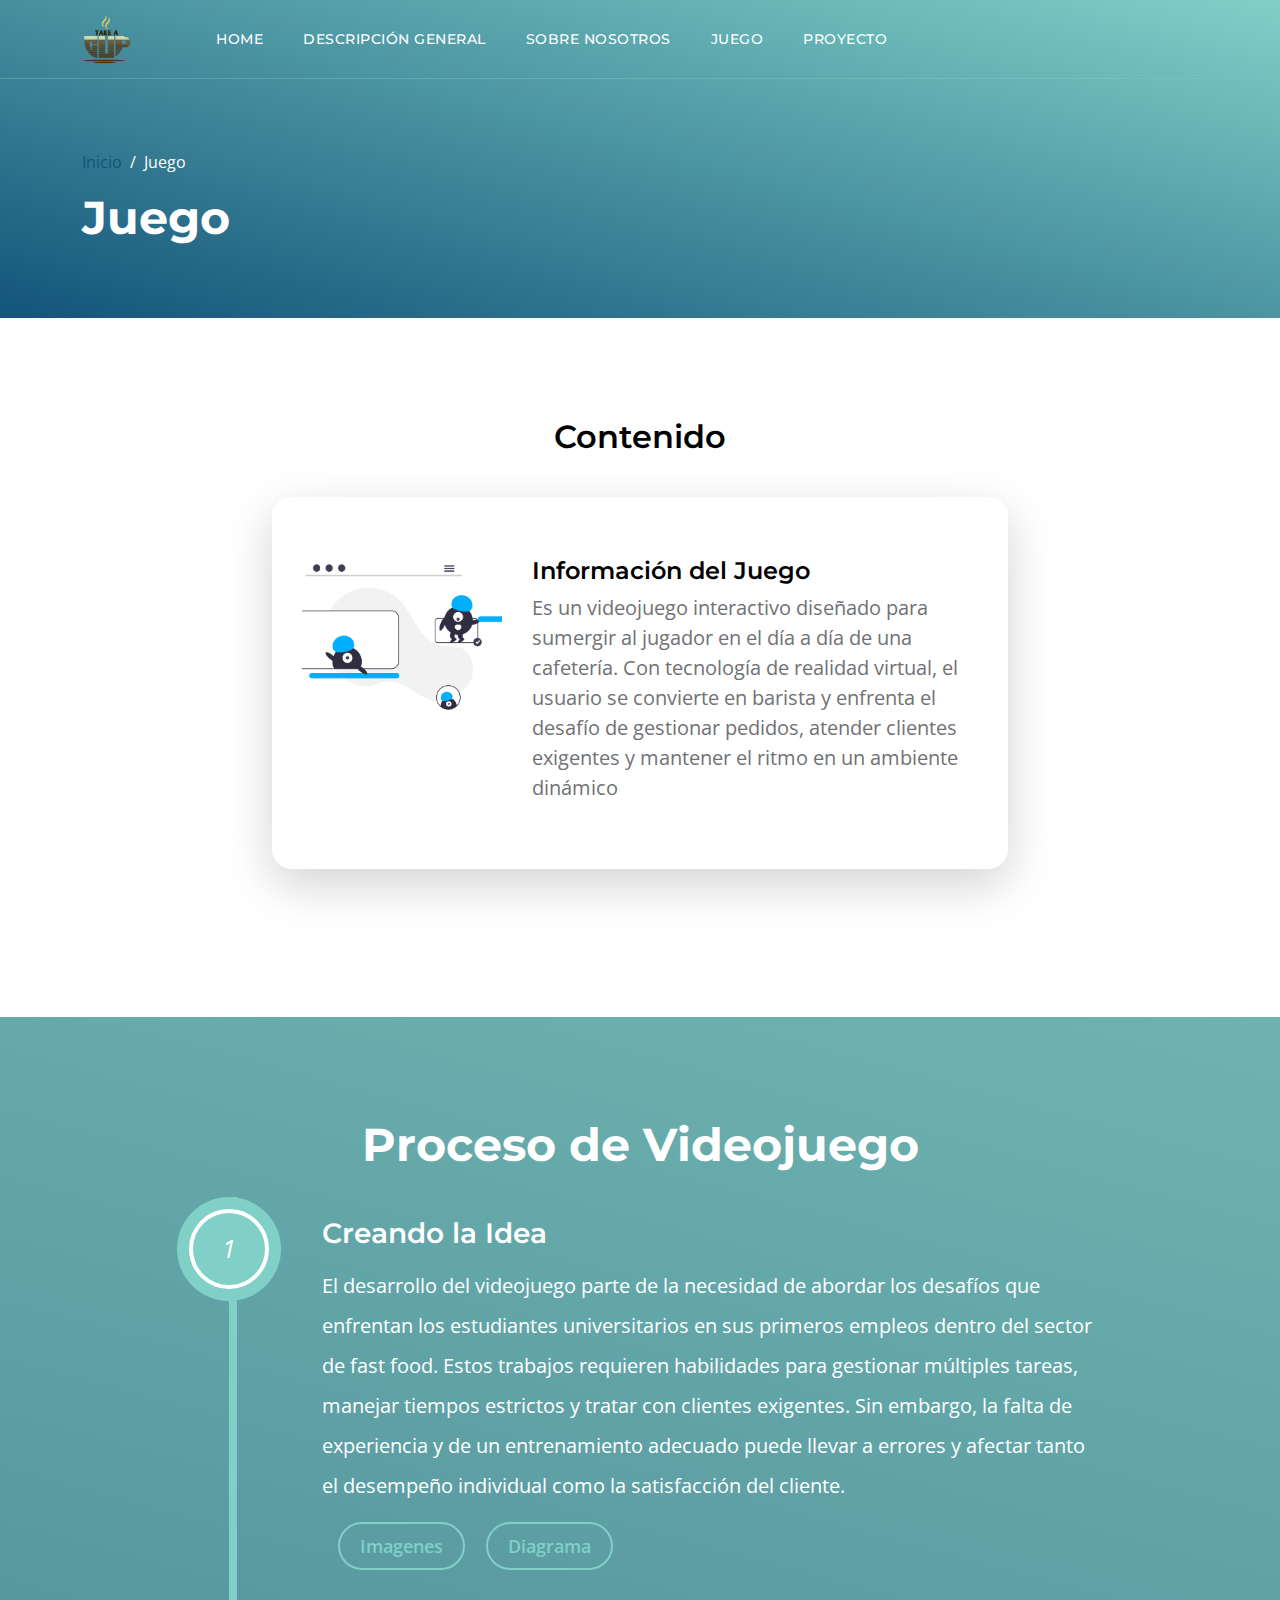
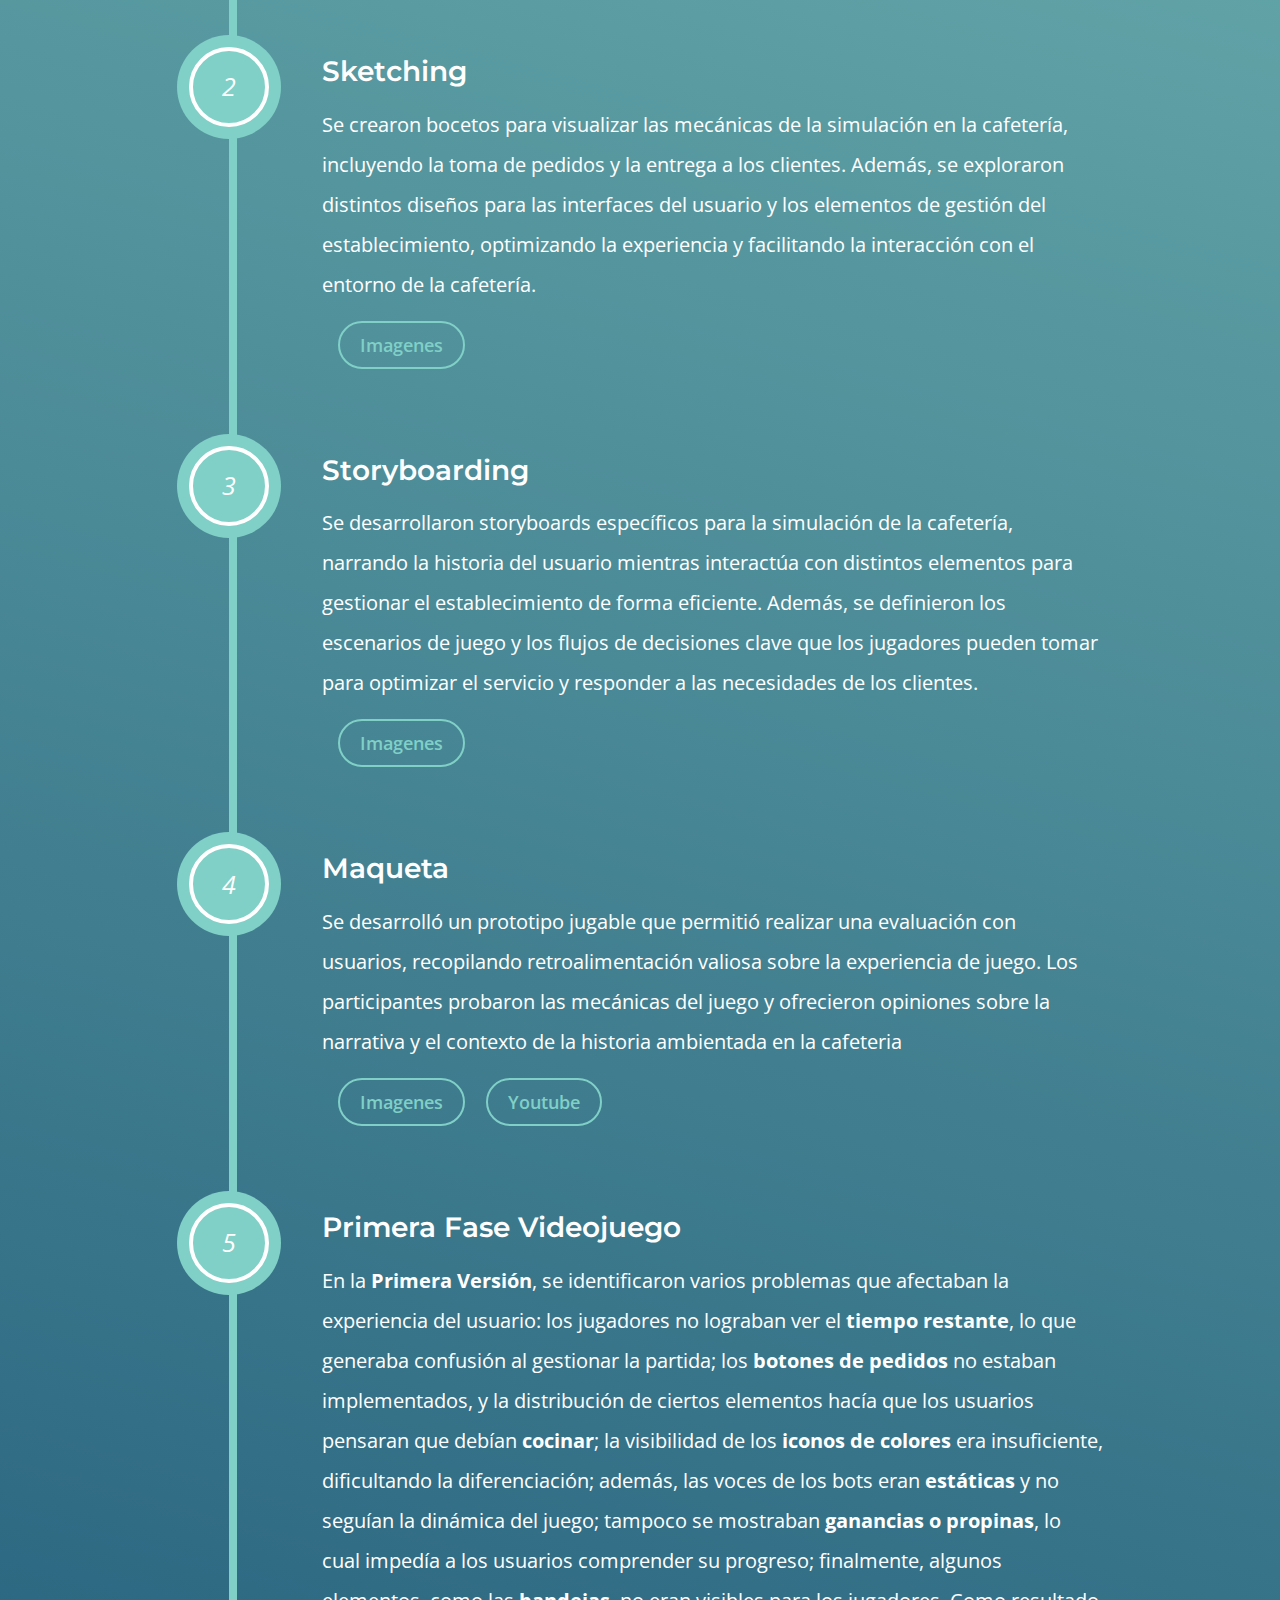
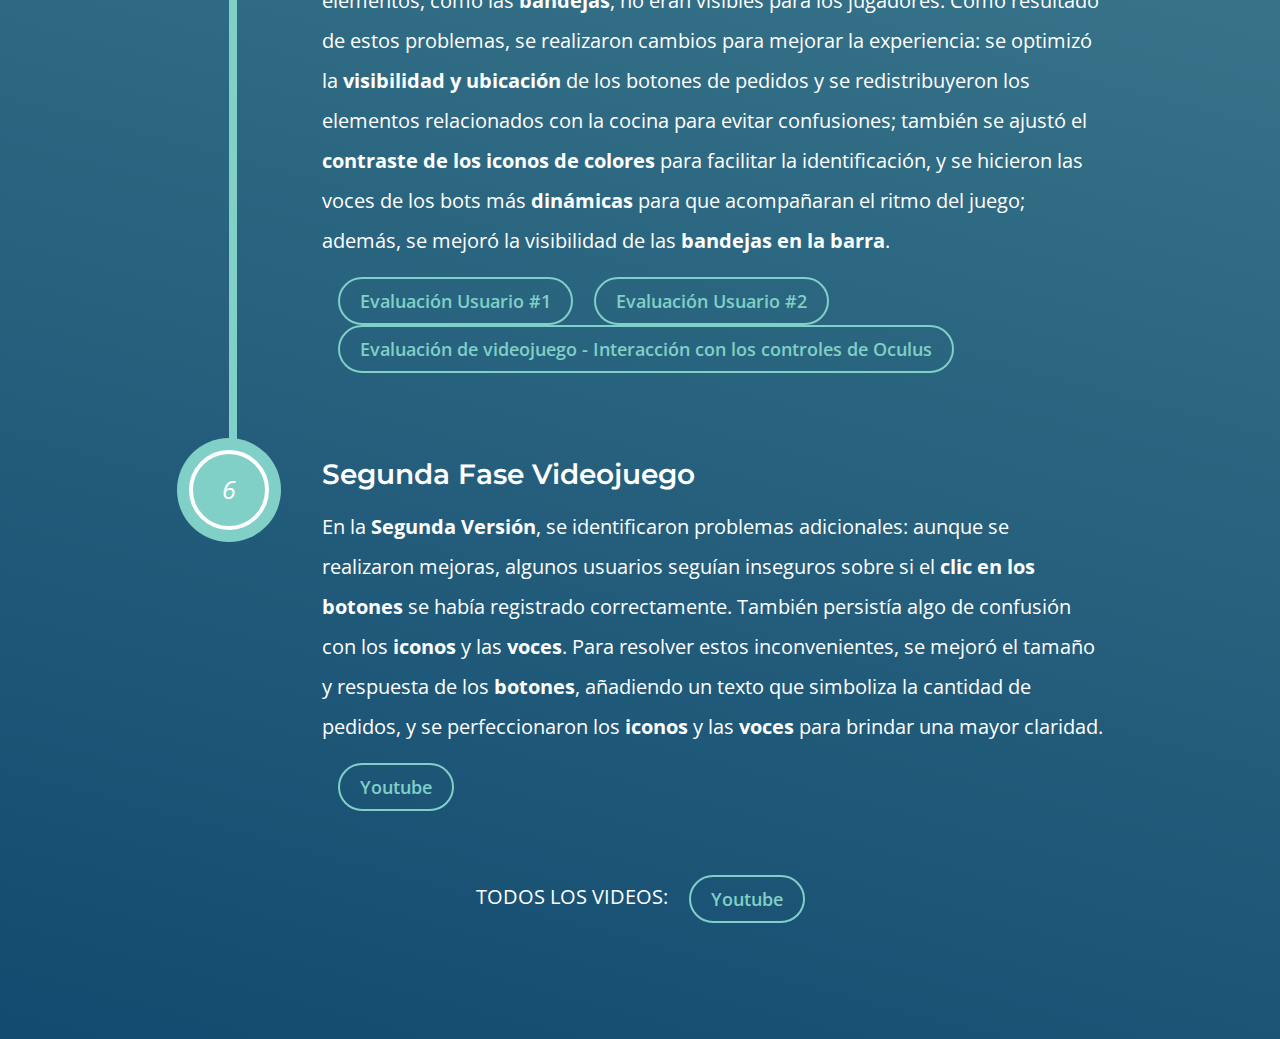
<file: juego.html>
<!doctype html>
<html lang="en">
    <head>
        <meta charset="utf-8">
        <meta name="viewport" content="width=device-width, initial-scale=1">

        <meta name="description" content="">
        <meta name="author" content="">

        <title>Juego</title>

        <!-- CSS FILES -->        
        <link rel="preconnect" href="https://fonts.googleapis.com">
        
        <link rel="preconnect" href="https://fonts.gstatic.com" crossorigin>

        <link href="https://fonts.googleapis.com/css2?family=Montserrat:wght@500;600;700&family=Open+Sans&display=swap" rel="stylesheet">
                        
        <link href="css/bootstrap.min.css" rel="stylesheet">
        <link href="css/anexo.css" rel="stylesheet">
        <link href="css/bootstrap-icons.css" rel="stylesheet">

        <link href="css/templatemo-topic-listing.css" rel="stylesheet">
        <style>
            /* Asegura que el texto dentro de las modales también use tus estilos */
            /* Asegura que el texto dentro de las modales también use tus estilos */
        .modal-content {
            font-family: 'Roboto', sans-serif;
            color: #333; /* Ajusta al color de tus textos */
            border-radius: 10px; /* Radio de las esquinas */
        }
        /* Ajuste de las esquinas de las modales */
        .modal-content {
            border-radius: 10px; /* Radio de las esquinas */
        }
        /* Asegurar que el video se ajuste bien */
        .video-container iframe {
            width: 100%;
            height: 500px;
        }
        /* Clase personalizada para modales más grandes */
        .modal-dialog.custom-modal-size {
            max-width: 95%; /* Ajusta al porcentaje deseado */
            margin: 1.75rem auto; /* Centrado vertical y horizontal */
        }

        </style>
<!--

TemplateMo 590 topic listing

https://templatemo.com/tm-590-topic-listing

-->
    </head>
    
    <body class="topics-listing-page" id="top">

        <main>
            <nav class="navbar navbar-expand-lg">
                <div class="container">
                    <a class="navbar-brand" href="index.html">
                        <!-- Cambia "logo.png" por el nombre exacto de tu archivo de logo -->
                       <img class="logo-nav"  src="images/Logo_juego-removebg-preview.png" alt="Logo" width="50" height="50">
                    </a>

                    <div class="d-lg-none ms-auto me-4">
                        <!-- <a href="#top" class="navbar-icon bi-person smoothscroll"></a> -->
                    </div>
    
                    <button class="navbar-toggler" type="button" data-bs-toggle="collapse" data-bs-target="#navbarNav" aria-controls="navbarNav" aria-expanded="false" aria-label="Toggle navigation">
                        <span class="navbar-toggler-icon"></span>
                    </button>
    
                    <div class="collapse navbar-collapse" id="navbarNav">
                        <ul class="navbar-nav ms-lg-5 me-lg-auto">
                            <li class="nav-item">
                                <a class="nav-link click-scroll" href="index.html#section_1">Home</a>
                            </li>

                            <li class="nav-item">
                                <a class="nav-link click-scroll" href="index.html#section_2">DESCRIPCIÓN GENERAL</a>
                            </li>
                            <li class="nav-item">
                                <a class="nav-link click-scroll" href="index.html#section_3">Sobre Nosotros</a>
                            </li>
                            <li class="nav-item">
                                <a class="nav-link click-scroll" href="juego.html">JUEGO</a>
                            </li>

                            <li class="nav-item">
                                <a class="nav-link click-scroll" href="proyecto.html">PROYECTO</a>
                            </li>
                        
                        </ul>

                        <div class="d-none d-lg-block">
                            <!-- <a href="#top" class="navbar-icon bi-person smoothscroll"></a> -->
                        </div>
                    </div>
                </div>
            </nav>


            <header class="site-header d-flex flex-column justify-content-center align-items-center">
                <div class="container">
                    <div class="row align-items-center">

                        <div class="col-lg-5 col-12">
                            <nav aria-label="breadcrumb">
                                <ol class="breadcrumb">
                                    <li class="breadcrumb-item"><a href="index.html">Inicio</a></li>

                                    <li class="breadcrumb-item active" aria-current="page">Juego</li>
                                </ol>
                            </nav>

                            <h2 class="text-white">Juego</h2>
                        </div>

                    </div>
                </div>
            </header>
            <section class="section-padding">
                <div class="container">
                    <div class="row">
                        <div class="col-lg-12 col-12 text-center">
                            <h3 class="mb-4">Contenido</h3>
                        </div>
        
                        <div class="col-lg-8 col-12 mt-3 mx-auto">
                            <!-- Primer bloque -->
                            <div class="custom-block custom-block-topics-listing bg-white shadow-lg mb-5">
                                <div class="d-flex">
                                    <img src="images/topics/undraw_Remote_design_team_re_urdx.png" class="custom-block-image img-fluid" alt="">
                                    <div class="custom-block-topics-listing-info d-flex">
                                        <div>
                                            <h5 class="mb-2">Información del Juego</h5>
                                            <p class="mb-0">Es un videojuego interactivo diseñado para sumergir al jugador en el día a día de una cafetería. Con tecnología de realidad virtual, el usuario se convierte en barista y enfrenta el desafío de gestionar pedidos, 
                                                atender clientes exigentes y mantener el ritmo en un ambiente dinámico</p>
</p>
                                            <!-- Botón para abrir el modal -->
                        
                                        </div>
                                    </div>
                                </div>
                            </div>

            </section>
            <section class="timeline-section section-padding" id="section_3">
                <div class="section-overlay"></div>

                <div class="container">
                    <div class="row">

                        <div class="col-12 text-center">
                            <h2 class="text-white mb-4">Proceso de Videojuego</h1>
                        </div>

                        <div class="col-lg-10 col-12 mx-auto">
                            <div class="timeline-container">
                                <ul class="vertical-scrollable-timeline" id="vertical-scrollable-timeline">
                                    <div class="list-progress">
                                        <div class="inner"></div>
                                    </div>

                                    <li>
                                        <h4 class="text-white mb-3">Creando la Idea</h4>

                                        <p class="text-white">El desarrollo del videojuego parte de la necesidad de abordar los desafíos que enfrentan los estudiantes universitarios en sus primeros empleos dentro del sector de fast food. Estos trabajos requieren habilidades para gestionar múltiples tareas, manejar tiempos estrictos y tratar con clientes exigentes. Sin embargo, la falta de experiencia y de un entrenamiento adecuado puede llevar a errores y afectar tanto el desempeño individual como la satisfacción del cliente.</p>
                                        <a href="https://photos.app.goo.gl/WKDDhmqbZ58Le7AT8" class="btn custom-btn custom-border-btn ms-3">Imagenes</a>
                                        <a href="https://lucid.app/lucidspark/46007080-92de-446e-b988-6c2d67369db8/edit?viewport_loc=984%2C897%2C3002%2C1546%2C0_0&invitationId=inv_4f5bd261-1d0f-4b8d-bc5b-caf3cdeb7d01" class="btn custom-btn custom-border-btn ms-3">Diagrama</a>
                                        <div class="icon-holder">
                                          <i >1</i>
                                        </div>
                                    </li>
                                    
                                    <li>
                                        <h4 class="text-white mb-3">Sketching</h4>

                                        <p class="text-white">Se crearon bocetos para visualizar las mecánicas de la simulación en la cafetería, incluyendo la toma de pedidos y la entrega a los clientes. Además, se exploraron distintos diseños para las interfaces del usuario y los elementos de gestión del establecimiento, optimizando la experiencia y facilitando la interacción con el entorno de la cafetería.</p>
                                        <a href="https://photos.app.goo.gl/kJxF1aTUonZjDqB4A" class="btn custom-btn custom-border-btn ms-3">Imagenes</a>
                                        <div class="icon-holder">
                                          <i >2</i>
                                        </div>
                                    </li>

                                    <li>
                                        <h4 class="text-white mb-3">Storyboarding</h4>

                                        <p class="text-white">Se desarrollaron storyboards específicos para la simulación de la cafetería, narrando la historia del usuario mientras interactúa con distintos elementos para gestionar el establecimiento de forma eficiente. Además, se definieron los escenarios de juego y los flujos de decisiones clave que los jugadores pueden tomar para optimizar el servicio y responder a las necesidades de los clientes.</p>
                                        <a href="https://photos.app.goo.gl/dZ8bzqFhntRHcZMD8" class="btn custom-btn custom-border-btn ms-3">Imagenes</a>
                                        <div class="icon-holder">
                                          <i>3</i>
                                        </div>
                                    </li>
                                    <li>
                                        <h4 class="text-white mb-3">Maqueta</h4>

                                        <p class="text-white">Se desarrolló un prototipo jugable que permitió realizar una evaluación con usuarios, recopilando retroalimentación valiosa sobre la experiencia de juego. Los participantes probaron las mecánicas del juego y ofrecieron opiniones sobre la narrativa y el contexto de la historia ambientada en la cafeteria</p>
                                        <a href="https://photos.app.goo.gl/bmYcUQrYkFpW8cLh9" class="btn custom-btn custom-border-btn ms-3">Imagenes</a>
                                        <a href="https://www.youtube.com/watch?v=8zARPfmOY9E&list=PLVVkM-VjLxqU4VNWJP1OXBUY3Axre7KxV&index=2" class="btn custom-btn custom-border-btn ms-3">Youtube</a>
                                        <div class="icon-holder">
                                          <i>4</i>
                                        </div>
                                    </li>
                                    <li>
                                        <h4 class="text-white mb-3">Primera Fase Videojuego</h4>

                                        <p class="text-white">En la <strong>Primera Versión</strong>, se identificaron varios problemas que afectaban la experiencia del usuario: los jugadores no lograban ver el <strong>tiempo restante</strong>, lo que generaba confusión al gestionar la partida; los <strong>botones de pedidos</strong> no estaban implementados, y la distribución de ciertos elementos hacía que los usuarios pensaran que debían <strong>cocinar</strong>; la visibilidad de los <strong>iconos de colores</strong> era insuficiente, dificultando la diferenciación; además, las voces de los bots eran <strong>estáticas</strong> y no seguían la dinámica del juego; tampoco se mostraban <strong>ganancias o propinas</strong>, lo cual impedía a los usuarios comprender su progreso; finalmente, algunos elementos, como las <strong>bandejas</strong>, no eran visibles para los jugadores. Como resultado de estos problemas, se realizaron cambios para mejorar la experiencia: se optimizó la <strong>visibilidad y ubicación</strong> de los botones de pedidos y se redistribuyeron los elementos relacionados con la cocina para evitar confusiones; también se ajustó el <strong>contraste de los iconos de colores</strong> para facilitar la identificación, y se hicieron las voces de los bots más <strong>dinámicas</strong> para que acompañaran el ritmo del juego; además, se mejoró la visibilidad de las <strong>bandejas en la barra</strong>.</p>

                                        <a href="https://youtu.be/Ca-52VfgNT4?si=K7WoYxzkmejDDMs0" class="btn custom-btn custom-border-btn ms-3">Evaluación Usuario #1</a>
                                        <a href="https://youtu.be/x6BgAoglfy8?si=s_0I7i6mzAKLI-Q8" class="btn custom-btn custom-border-btn ms-3">Evaluación Usuario #2</a>
                                        <a href="https://youtu.be/i-7qzEBmhzs?si=jaQkTstUxPIZw-l-" class="btn custom-btn custom-border-btn ms-3">Evaluación de videojuego - Interacción con los controles de Oculus</a>
                                        <div class="icon-holder">
                                          <i >5</i>
                                        </div>
                                    </li>
                                    <li>
                                        <h4 class="text-white mb-3">Segunda Fase Videojuego</h4>

                                        <p class="text-white">En la <strong>Segunda Versión</strong>, se identificaron problemas adicionales: aunque se realizaron mejoras, algunos usuarios seguían inseguros sobre si el <strong>clic en los botones</strong> se había registrado correctamente. También persistía algo de confusión con los <strong>iconos</strong> y las <strong>voces</strong>. Para resolver estos inconvenientes, se mejoró el tamaño y respuesta de los <strong>botones</strong>, añadiendo un texto que simboliza la cantidad de pedidos, y se perfeccionaron los <strong>iconos</strong> y las <strong>voces</strong> para brindar una mayor claridad.</p>
                                    </p>
                                    <a href="https://www.youtube.com/watch?v=8zARPfmOY9E&list=PLVVkM-VjLxqU4VNWJP1OXBUY3Axre7KxV&index=2" class="btn custom-btn custom-border-btn ms-3">Youtube</a>
                                    <div class="icon-holder">
                                          <i>6</i>
                                        </div>
                                    </li>
                                </ul>
                            </div>
                        </div>

                        <div class="col-12 text-center mt-5">
                            <p class="text-white">
                                TODOS LOS VIDEOS:
                                <a href="https://www.youtube.com/playlist?list=PLVVkM-VjLxqU4VNWJP1OXBUY3Axre7KxV" class="btn custom-btn custom-border-btn ms-3">Youtube</a>
                            </p>
                        </div>
                    </div>
                </div>
            </section>


            <!-- Bootstrap JS y Popper.js -->
            <script src="https://cdn.jsdelivr.net/npm/@popperjs/core@2.11.6/dist/umd/popper.min.js"></script>
            <script src="https://cdn.jsdelivr.net/npm/bootstrap@5.3.0/dist/js/bootstrap.min.js"></script>


        
        </main>

        <!-- JAVASCRIPT FILES -->
        <script src="js/jquery.min.js"></script>
        <script src="js/bootstrap.bundle.min.js"></script>
        <script src="js/jquery.sticky.js"></script>
        <script src="js/custom.js"></script>
        <script src="js/anexo.js"></script>

    </body>
</html>
</file>
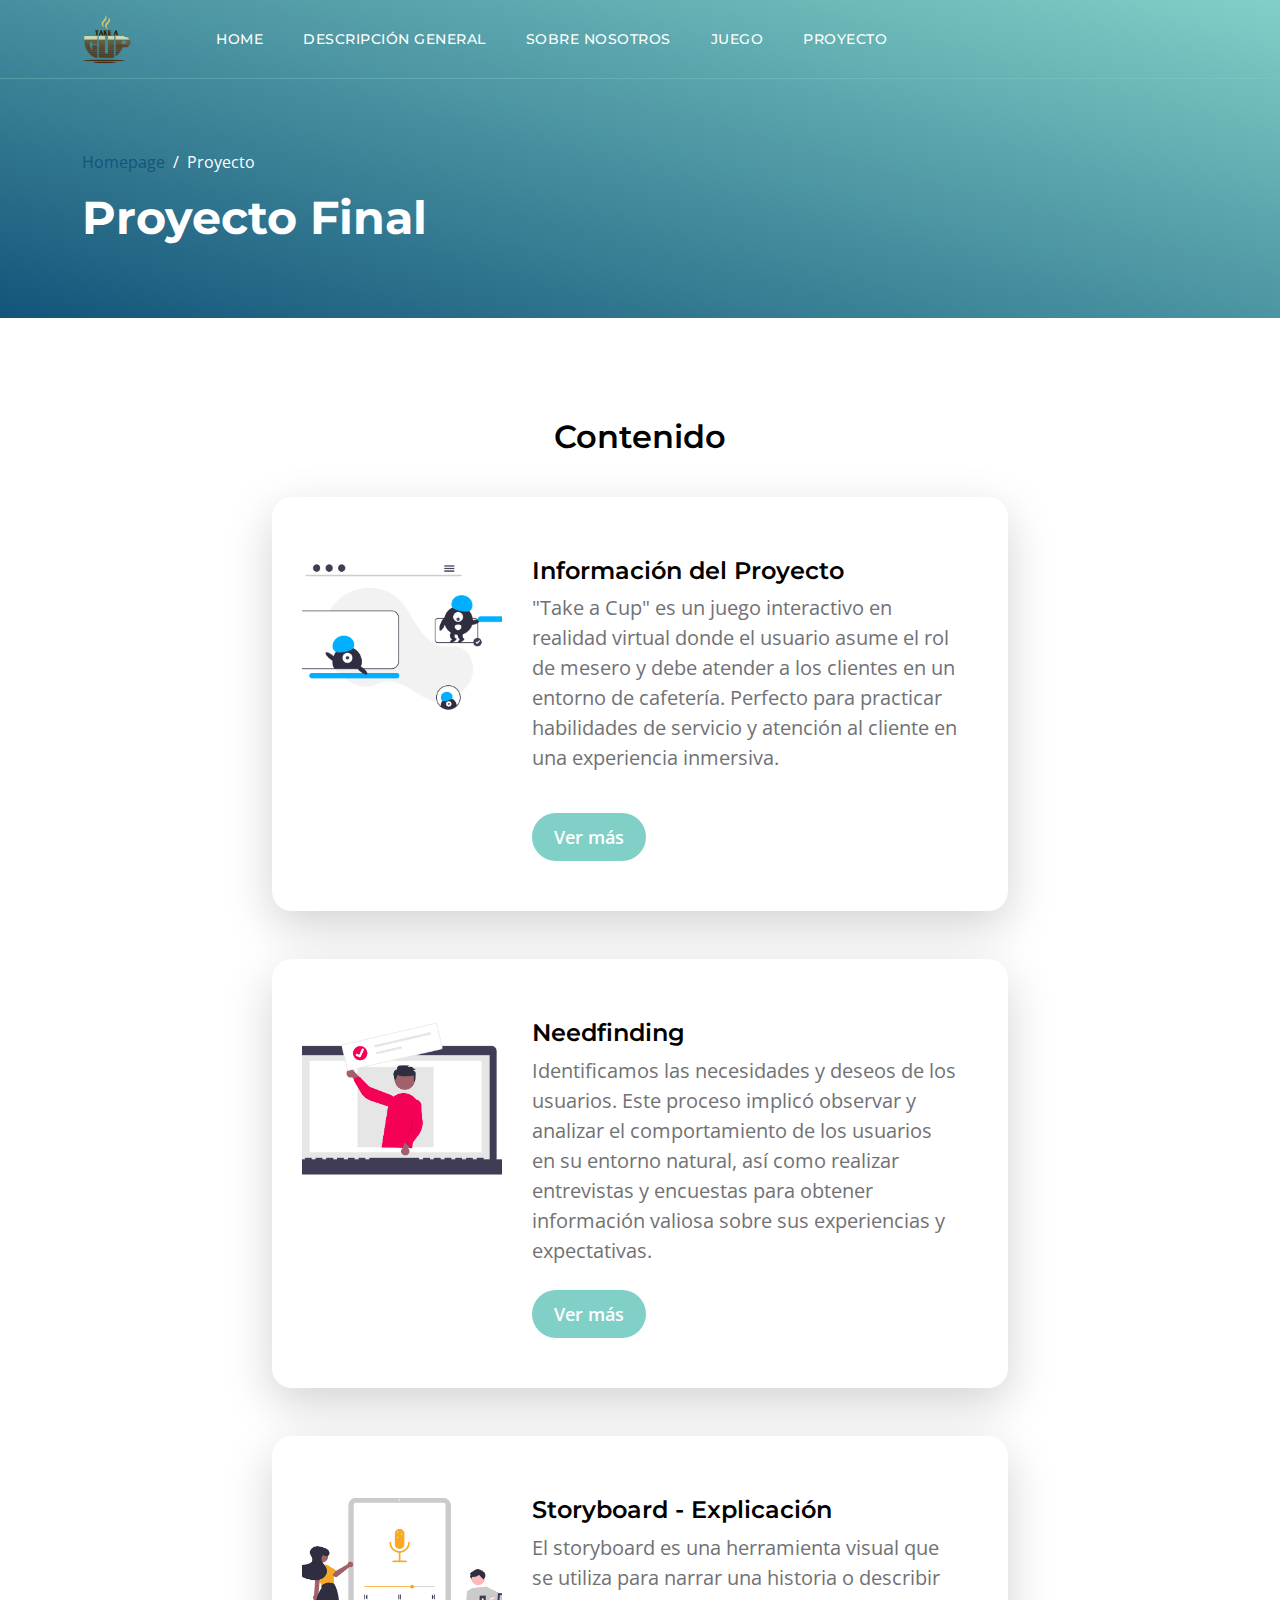
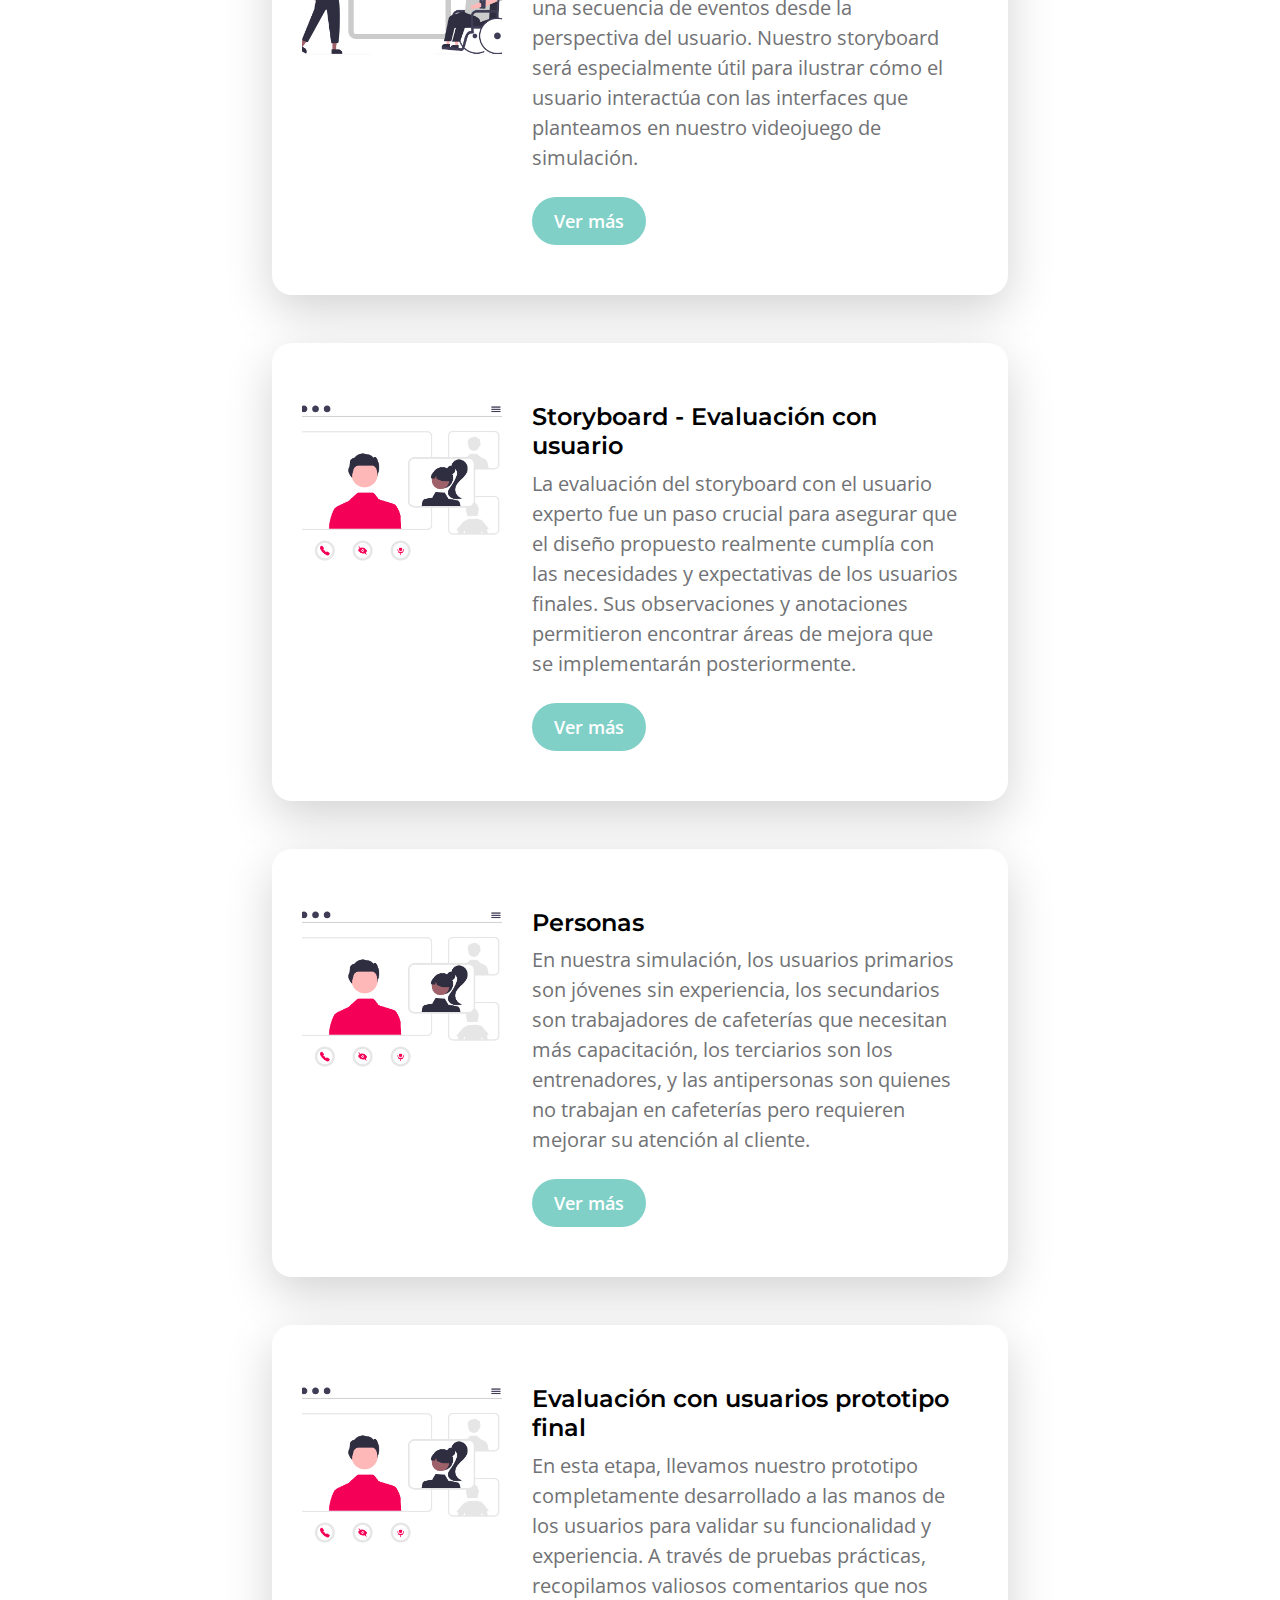
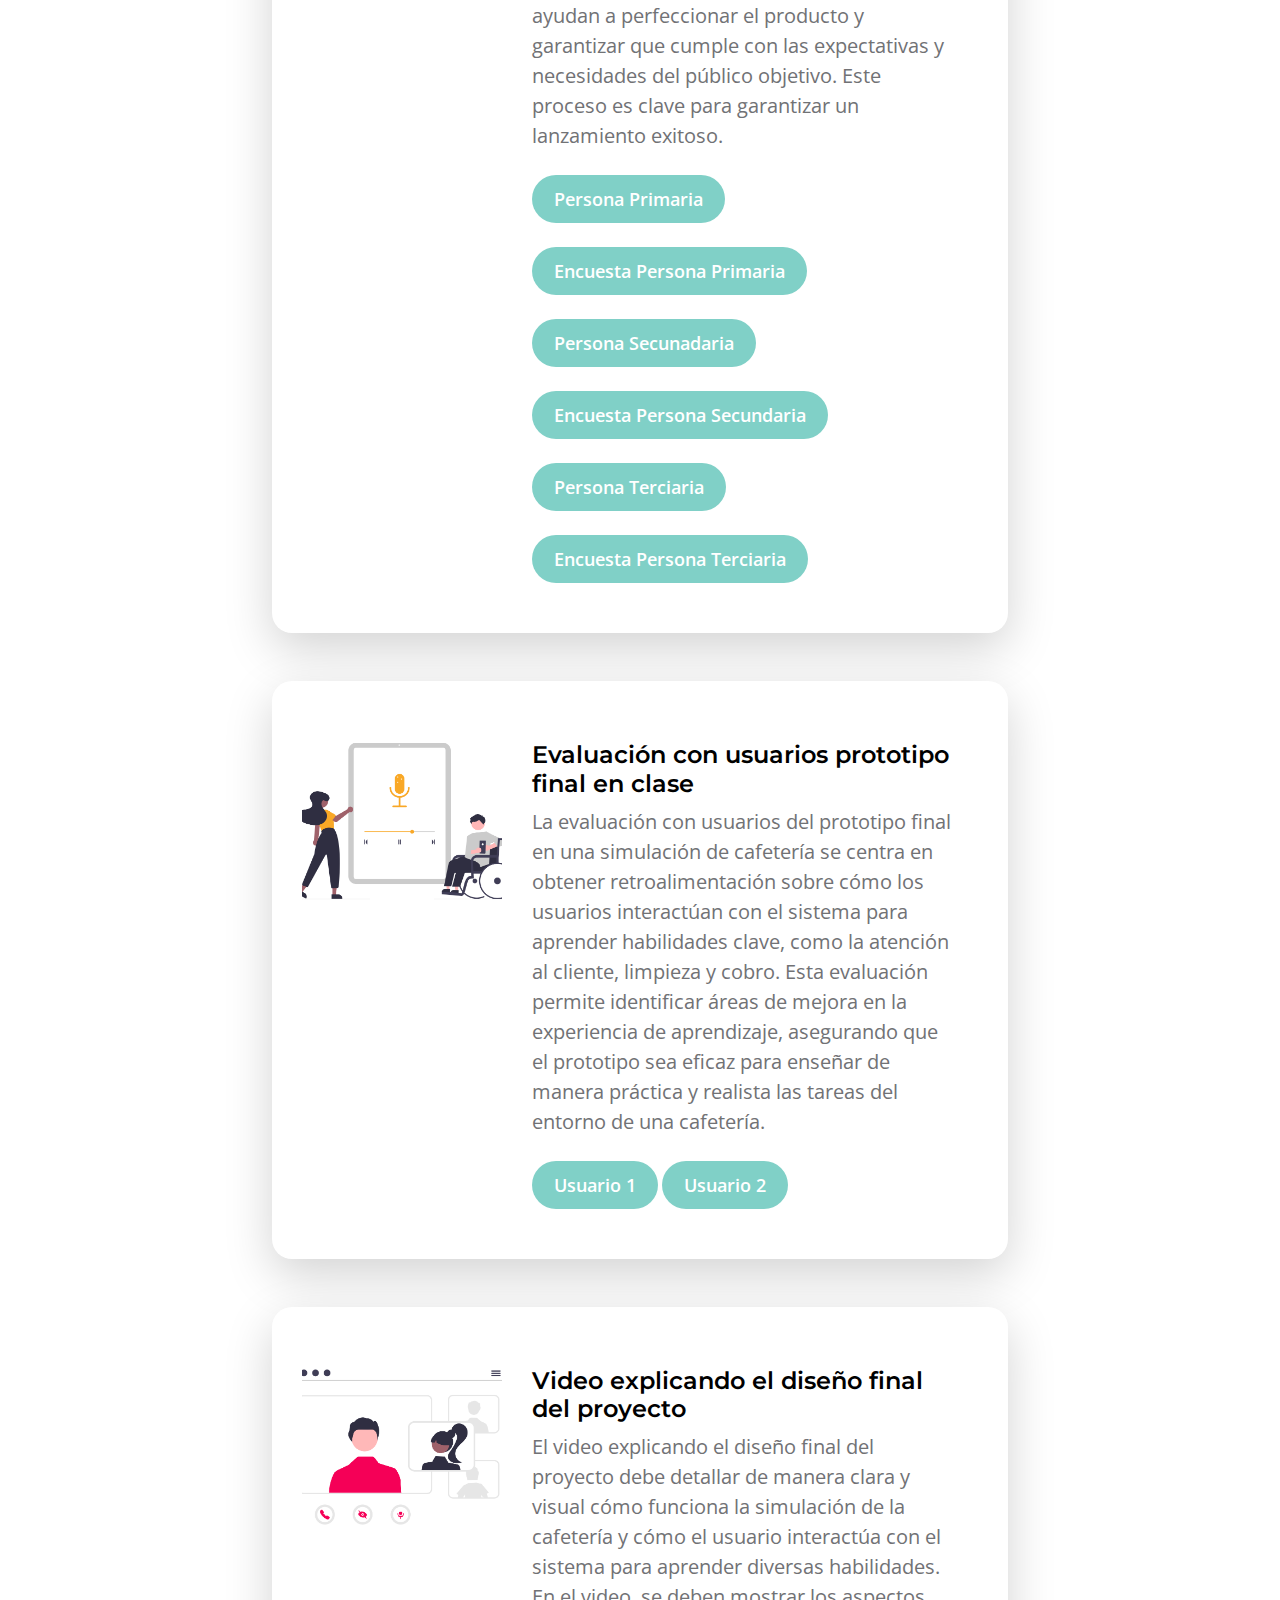
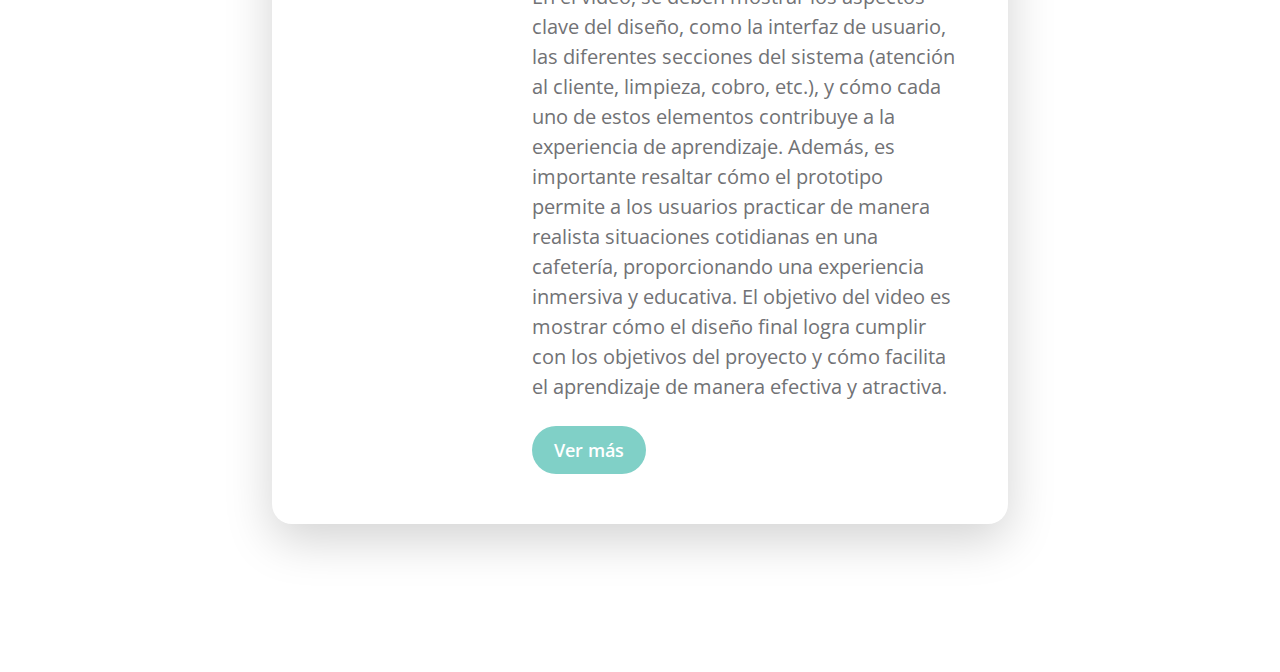
<file: proyecto.html>
<!doctype html>
<html lang="en">
    <head>
        <meta charset="utf-8">
        <meta name="viewport" content="width=device-width, initial-scale=1">

        <meta name="description" content="">
        <meta name="author" content="">

        <title>Proyecto</title>

        <!-- CSS FILES -->        
        <link rel="preconnect" href="https://fonts.googleapis.com">
        
        <link rel="preconnect" href="https://fonts.gstatic.com" crossorigin>

        <link href="https://fonts.googleapis.com/css2?family=Montserrat:wght@500;600;700&family=Open+Sans&display=swap" rel="stylesheet">
                        
        <link href="css/bootstrap.min.css" rel="stylesheet">
        <link href="css/anexo.css" rel="stylesheet">
        <link href="css/bootstrap-icons.css" rel="stylesheet">

        <link href="css/templatemo-topic-listing.css" rel="stylesheet">
        <style>
            /* Asegura que el texto dentro de las modales también use tus estilos */
            /* Asegura que el texto dentro de las modales también use tus estilos */
        .modal-content {
            font-family: 'Roboto', sans-serif;
            color: #333; /* Ajusta al color de tus textos */
            border-radius: 10px; /* Radio de las esquinas */
        }
        /* Ajuste de las esquinas de las modales */
        .modal-content {
            border-radius: 10px; /* Radio de las esquinas */
        }
        /* Asegurar que el video se ajuste bien */
        .video-container iframe {
            width: 100%;
            height: 500px;
        }
        /* Clase personalizada para modales más grandes */
        .modal-dialog.custom-modal-size {
            max-width: 95%; /* Ajusta al porcentaje deseado */
            margin: 1.75rem auto; /* Centrado vertical y horizontal */
        }

        </style>
<!--

TemplateMo 590 topic listing

https://templatemo.com/tm-590-topic-listing

-->
    </head>
    
    <body class="topics-listing-page" id="top">

        <main>

            <nav class="navbar navbar-expand-lg">
                <div class="container">
                    <a class="navbar-brand" href="index.html">
                        <!-- Cambia "logo.png" por el nombre exacto de tu archivo de logo -->
                       <img class="logo-nav"  src="images/Logo_juego-removebg-preview.png" alt="Logo" width="50" height="50">
                    </a>

                    <div class="d-lg-none ms-auto me-4">
                        <!-- <a href="#top" class="navbar-icon bi-person smoothscroll"></a> -->
                    </div>
    
                    <button class="navbar-toggler" type="button" data-bs-toggle="collapse" data-bs-target="#navbarNav" aria-controls="navbarNav" aria-expanded="false" aria-label="Toggle navigation">
                        <span class="navbar-toggler-icon"></span>
                    </button>
    
                    <div class="collapse navbar-collapse" id="navbarNav">
                        <ul class="navbar-nav ms-lg-5 me-lg-auto">
                            <li class="nav-item">
                                <a class="nav-link click-scroll" href="index.html#section_1">Home</a>
                            </li>

                            <li class="nav-item">
                                <a class="nav-link click-scroll" href="index.html#section_2">DESCRIPCIÓN GENERAL</a>
                            </li>
                            <li class="nav-item">
                                <a class="nav-link click-scroll" href="index.html#section_3">Sobre Nosotros</a>
                            </li>
                            <li class="nav-item">
                                <a class="nav-link click-scroll" href="juego.html">JUEGO</a>
                            </li>

                            <li class="nav-item">
                                <a class="nav-link click-scroll" href="proyecto.html">PROYECTO</a>
                            </li>
                        </ul>

                        <div class="d-none d-lg-block">
                            <!-- <a href="#top" class="navbar-icon bi-person smoothscroll"></a> -->
                        </div>
                    </div>
                </div>
            </nav>


            <header class="site-header d-flex flex-column justify-content-center align-items-center">
                <div class="container">
                    <div class="row align-items-center">

                        <div class="col-lg-5 col-12">
                            <nav aria-label="breadcrumb">
                                <ol class="breadcrumb">
                                    <li class="breadcrumb-item"><a href="index.html">Homepage</a></li>

                                    <li class="breadcrumb-item active" aria-current="page">Proyecto</li>
                                </ol>
                            </nav>

                            <h2 class="text-white">Proyecto Final</h2>
                        </div>

                    </div>
                </div>
            </header>


            <section class="section-padding">
                <div class="container">
                    <div class="row">
                        <div class="col-lg-12 col-12 text-center">
                            <h3 class="mb-4">Contenido</h3>
                        </div>
        
                        <div class="col-lg-8 col-12 mt-3 mx-auto">
                            <!-- Primer bloque -->
                            <div class="custom-block custom-block-topics-listing bg-white shadow-lg mb-5">
                                <div class="d-flex">
                                    <img src="images/topics/undraw_Remote_design_team_re_urdx.png" class="custom-block-image img-fluid" alt="">
                                    <div class="custom-block-topics-listing-info d-flex">
                                        <div>
                                            <h5 class="mb-2">Información del Proyecto</h5>
                                            <p class="mb-0">"Take a Cup" es un juego interactivo en realidad virtual donde el usuario asume el rol de mesero y debe atender a los clientes en un entorno de cafetería. 
                                                Perfecto para practicar habilidades de servicio y atención al cliente en una experiencia inmersiva.</p>
</p>
                                            <!-- Botón para abrir el modal -->
                                            <a href="topics-detail.html" class="btn custom-btn mt-3 mt-lg-4">Ver más</a>
                                        </div>
                                    </div>
                                </div>
                            </div>
        
                            <!-- Segundo bloque -->
                            <div class="custom-block custom-block-topics-listing bg-white shadow-lg mb-5">
                                <div class="d-flex">
                                    <img src="images/topics/undraw_online_ad_re_ol62.png" class="custom-block-image img-fluid" alt="">
                                    <div class="custom-block-topics-listing-info d-flex">
                                        <div>
                                            <h5 class="mb-2">Needfinding</h5>
                                            <p class="mb-0">Identificamos las necesidades y deseos de los usuarios. Este proceso implicó observar y analizar el comportamiento de los usuarios en su entorno natural, así como realizar entrevistas y encuestas para obtener información valiosa sobre sus experiencias y expectativas.</p>
                                            <!-- Botón para abrir el modal -->
                                            <button class="btn custom-btn mt-3 mt-lg-4" data-bs-toggle="modal" data-bs-target="#modalNeedfinding">Ver más</button>
                                        </div>
                                    </div>
                                </div>
                            </div>
        
                            <!-- Modal para Needfinding -->
                            <div class="modal fade" id="modalNeedfinding" tabindex="-1" aria-labelledby="modalNeedfindingLabel" aria-hidden="true">
                                <div class="modal-dialog custom-modal-size"> <!-- Aplicada la clase personalizada -->
                                    <div class="modal-content bg-white shadow-lg">
                                        <div class="modal-header">
                                            <h5 class="modal-title" id="modalNeedfindingLabel">Needfinding</h5>
                                            <button type="button" class="btn-close" data-bs-dismiss="modal" aria-label="Cerrar"></button>
                                        </div>
                                        <div class="modal-body">
                                            <div class="slider">
                                                <div class="list">
                                                    <div class="item">
                                                        <img src="images/ne1.png" alt="">
                                                    </div>
                                                    <div class="item">
                                                        <img src="images/ne2.png" alt="">
                                                    </div>
                                                    <div class="item">
                                                        <img src="images/ne3.png" alt="">
                                                    </div>
                                                    <div class="item">
                                                        <img src="images/n4.png" alt="">
                                                    </div>
                                                    <div class="item">
                                                        <img src="images/ne5.png" alt="">
                                                    </div>
                                                    <div class="item">
                                                        <img src="images/ne6.png" alt="">
                                                    </div>
                                                    <div class="item">
                                                        <img src="images/ne7.png" alt="">
                                                    </div>
                                                    <div class="item">
                                                        <img src="images/ne8.png" alt="">
                                                    </div>
                                                    <div class="item">
                                                        <img src="images/ne9.png" alt="">
                                                    </div>
                                                    <div class="item">
                                                        <img src="images/ne10.png" alt="">
                                                    </div>
                                                </div>
                                                <div class="buttons">
                                                    <button id="prev">&lt;</button>
                                                    <button id="next">&gt;</button>
                                                </div>
                                                <ul class="dots">
                                                    <li class="active"></li>
                                                    <li></li>
                                                    <li></li>
                                                    <li></li>
                                                    <li></li>
                                                </ul>
                                            </div>
                                            <div class="col-1s2 text-center mt-5">
                                                <a href="https://docs.google.com/presentation/d/1C9UZDXnPDQSGYVklgzLFsR_TXGnxrGoH/edit?usp=sharing&ouid=112016824945116914181&rtpof=true&sd=true"
                                                    class="btn custom-btn custom-border-btn ms-3">PPT</a>
                                                <a href="https://forms.gle/ayrHPtkXEUyCuSWm6"
                                                class="btn custom-btn custom-border-btn ms-3">Cuestionario</a>
                                                <a href="https://drive.google.com/drive/folders/1wOm0demuXVB6l_PfUcStPLwRkFhjlFiC?usp=sharing"
                                                class="btn custom-btn custom-border-btn ms-3">Evidencias</a>
                                            </div>
                                        </div>
                                        <div class="modal-footer">
                                            <button type="button" class="btn custom-btn" data-bs-dismiss="modal">Cerrar</button>
                                        </div>
                                    </div>
                                </div>
                            </div>
        
                            <!-- Tercer bloque -->
                            <div class="custom-block custom-block-topics-listing bg-white shadow-lg mb-5">
                                <div class="d-flex">
                                    <img src="images/topics/undraw_Podcast_audience_re_4i5q.png" class="custom-block-image img-fluid" alt="">
                                    <div class="custom-block-topics-listing-info d-flex">
                                        <div>
                                            <h5 class="mb-2">Storyboard - Explicación</h5>
                                            <p class="mb-0">El storyboard es una herramienta visual que se utiliza para narrar una historia o describir una secuencia de eventos desde la perspectiva del usuario. Nuestro storyboard será especialmente útil para ilustrar cómo el usuario interactúa con las interfaces que planteamos en nuestro videojuego de simulación.</p>
                                            <!-- Botón para abrir el modal -->
                                            <button class="btn custom-btn mt-3 mt-lg-4" data-bs-toggle="modal" data-bs-target="#modalStoryboardExplicacion">Ver más</button>
                                        </div>
                                    </div>
                                </div>
                            </div>
        
                            <!-- Modal para Storyboard Explicación -->
                            <div class="modal fade" id="modalStoryboardExplicacion" tabindex="-1" aria-labelledby="modalStoryboardExplicacionLabel" aria-hidden="true">
                                <div class="modal-dialog custom-modal-size"> <!-- Aplicada la clase personalizada -->
                                    <div class="modal-content bg-white shadow-lg">
                                        <div class="modal-header">
                                            <h5 class="modal-title" id="modalStoryboardExplicacionLabel">Storyboard - Explicación</h5>
                                            <button type="button" class="btn-close" data-bs-dismiss="modal" aria-label="Cerrar"></button>
                                        </div>
                                        <div class="modal-body">
                                            <div class="video-container">
                                                <iframe width="100%" height="500"
                                                    src="https://www.youtube.com/embed/0N7Pjirnqps?si=BHi_J_i_nm5hfc7v"
                                                    title="YouTube video player" frameborder="0"
                                                    allow="accelerometer; autoplay; clipboard-write; encrypted-media; gyroscope; picture-in-picture; web-share"
                                                    referrerpolicy="strict-origin-when-cross-origin" allowfullscreen></iframe>
                                            </div>
                                        </div>
                                        <div class="modal-footer">
                                            <button type="button" class="btn custom-btn" data-bs-dismiss="modal">Cerrar</button>
                                        </div>
                                    </div>
                                </div>
                            </div>
        
                            <!-- Cuarto bloque -->
                            <div class="custom-block custom-block-topics-listing bg-white shadow-lg mb-5">
                                <div class="d-flex">
                                    <img src="images/topics/undraw_Group_video_re_btu7.png" class="custom-block-image img-fluid" alt="">
                                    <div class="custom-block-topics-listing-info d-flex">
                                        <div>
                                            <h5 class="mb-2">Storyboard - Evaluación con usuario</h5>
                                            <p class="mb-0">La evaluación del storyboard con el usuario experto fue un paso crucial para asegurar que el diseño propuesto realmente cumplía con las necesidades y expectativas de los usuarios finales. Sus observaciones y anotaciones permitieron encontrar áreas de mejora que se implementarán posteriormente.</p>
                                            <!-- Botón para abrir el modal -->
                                            <button class="btn custom-btn mt-3 mt-lg-4" data-bs-toggle="modal" data-bs-target="#modalStoryboardEvaluacion">Ver más</button>
                                        </div>
                                    </div>
                                </div>
                            </div>
        
                            <!-- Modal para Storyboard Evaluación -->
                            <div class="modal fade" id="modalStoryboardEvaluacion" tabindex="-1" aria-labelledby="modalStoryboardEvaluacionLabel" aria-hidden="true">
                                <div class="modal-dialog custom-modal-size"> <!-- Aplicada la clase personalizada -->
                                    <div class="modal-content bg-white shadow-lg">
                                        <div class="modal-header">
                                            <h5 class="modal-title" id="modalStoryboardEvaluacionLabel">Storyboard - Evaluación con usuario</h5>
                                            <button type="button" class="btn-close" data-bs-dismiss="modal" aria-label="Cerrar"></button>
                                        </div>
                                        <div class="modal-body">
                                            <div class="video-container">
                                                <iframe width="100%" height="500"
                                                    src="https://www.youtube.com/embed/ZFTx1vZnNUE?si=BxXgnAH9F2NIEgVq"
                                                    title="YouTube video player" frameborder="0"
                                                    allow="accelerometer; autoplay; clipboard-write; encrypted-media; gyroscope; picture-in-picture; web-share"
                                                    referrerpolicy="strict-origin-when-cross-origin" allowfullscreen></iframe>
                                            </div>
                                        </div>
                                        <div class="modal-footer">
                                            <button type="button" class="btn custom-btn" data-bs-dismiss="modal">Cerrar</button>
                                        </div>
                                    </div>
                                </div>
                            </div>
                            


                            <!-- Cuarto bloque -->
                            <div class="custom-block custom-block-topics-listing bg-white shadow-lg mb-5">
                                <div class="d-flex">
                                    <img src="images/topics/undraw_Group_video_re_btu7.png" class="custom-block-image img-fluid" alt="">
                                    <div class="custom-block-topics-listing-info d-flex">
                                        <div>
                                            <h5 class="mb-2">Personas</h5>
                                            <p class="mb-0">En nuestra simulación, los usuarios primarios son jóvenes sin experiencia, los secundarios son trabajadores de cafeterías que necesitan más capacitación, los terciarios son los entrenadores, y las antipersonas son quienes no trabajan en cafeterías pero requieren mejorar su atención al cliente.</p>
                                            <!-- Botón para abrir el modal -->
                                            <button class="btn custom-btn mt-3 mt-lg-4" data-bs-toggle="modal" data-bs-target="#modalPersona">Ver más</button>
                                        </div>
                                    </div>
                                </div>
                            </div>
        
                            <!-- Modal para Storyboard Evaluación -->
                            <div class="modal fade" id="modalPersona" tabindex="-1" aria-labelledby="modalPersonaLabel" aria-hidden="true">
                                <div class="modal-dialog custom-modal-size"> <!-- Aplicada la clase personalizada -->
                                    <div class="modal-content bg-white shadow-lg">
                                        <div class="modal-header">
                                            <h5 class="modal-title" id="modalPersonaLabel">Personas</h5>
                                            <button type="button" class="btn-close" data-bs-dismiss="modal" aria-label="Cerrar"></button>
                                        </div>
                                        <div class="modal-body">
                                            <div class="flipbook centered" id="flipbook">
                                                <!-- Página 1 -->
                                                <div class="leaf">
                                                    <div class="page front title external" style="background-color: #13547a;">
                                                        <img src="1.png" alt="img" style="width: 100%;">
                                                    </div>
                                                    <div class="page back" style="background-color: #13547a;">
                                                        <div class="pageNumber">1</div>
                                                        <img src="2.png" alt="img" style="width: 100%;">           
                                                    </div>
                                                </div>
                                        
                                                <!-- Página 2 -->
                                                <div class="leaf">
                                                    <div class="page front" style="background-color: #13547a;">
                                                        <div class="pageNumber">2</div>
                                                        <img src="3.png" alt="img" style="width: 100%;"> 
                                                    </div>
                                                    <div class="page back" style="background-color: #13547a;">
                                                        <div class="pageNumber">3</div>
                                                        <img src="4.png" alt="img" style="width: 100%;"> 
                                                    </div>
                                                </div>
                                        
                                                <!-- Página 3 -->
                                                <div class="leaf">
                                                    <div class="page front" style="background-color: #13547a;">
                                                        <div class="pageNumber">4</div>
                                                        <img src="5.png" alt="img" style="width: 100%;"> 
                                                    </div>
                                                    <div class="page back" style="background-color: #13547a;">
                                                        <div class="pageNumber">5</div>
                                                        <img src="6.png" alt="img" style="width: 100%;"> 
                                                    </div>
                                                </div>
                                        
                                                <!-- Página 4 -->
                                                <div class="leaf">
                                                    <div class="page front" style="background-color: #13547a;">
                                                        <div class="pageNumber">6</div>
                                                        <img src="7.png" alt="img" style="width: 100%;"> 
                                                    </div>
                                                    <div class="page back external" style="background-color: #13547a;">
                                                        <img src="8.png" alt="img" style="width: 100%;">
                                                    </div>
                                                </div>
                                        
                                                <!-- Página 5 -->
                                                <div class="leaf">
                                                    <div class="page front" style="background-color: #13547a;">
                                                        <div class="pageNumber">7</div>
                                                        <img src="9.png" alt="img" style="width: 100%;"> 
                                                    </div>
                                                    <div class="page back" style="background-color: #13547a;">
                                                        <div class="pageNumber">8</div>
                                                        
                                                    </div>
                                                </div>
                                        
                                            
                                            </div>
                                        
                                            <div class="controls centered">
                                                <button id="prevPage">&lt; Anterior</button>
                                                <button id="nextPage">Siguiente &gt;</button>
                                            </div>
                                        </div>
                                        <div class="modal-footer">
                                            <button type="button" class="btn custom-btn" data-bs-dismiss="modal">Cerrar</button>
                                        </div>
                                    </div>
                                </div>
                            </div>


                            <!-- Bloquer evalacion -->

                            <div class="custom-block custom-block-topics-listing bg-white shadow-lg mb-5">
                                <div class="d-flex">
                                    <img src="images/topics/undraw_Group_video_re_btu7.png" class="custom-block-image img-fluid" alt="">
                                    <div class="custom-block-topics-listing-info d-flex">
                                        <div>
                                            <h5 class="mb-2">Evaluación con usuarios prototipo final </h5>
                                            <p class="mb-0">En esta etapa, llevamos nuestro prototipo completamente desarrollado a las manos de los usuarios para validar su funcionalidad y experiencia. A través de pruebas prácticas, recopilamos valiosos comentarios que nos ayudan a perfeccionar el producto y garantizar que cumple con las expectativas y necesidades del público objetivo. Este proceso es clave para garantizar un lanzamiento exitoso.</p>
                                            <!-- Botón para abrir el modal -->
                                            <button class="btn custom-btn mt-3 mt-lg-4" data-bs-toggle="modal" data-bs-target="#modalEvaluacion1">Persona Primaria</button>
                                            <button class="btn custom-btn mt-3 mt-lg-4" data-bs-toggle="modal" data-bs-target="#modalEncuesta1">Encuesta Persona Primaria</button>
                                            <button class="btn custom-btn mt-3 mt-lg-4" data-bs-toggle="modal" data-bs-target="#modalEvaluacion3">Persona Secunadaria</button>
                                            <button class="btn custom-btn mt-3 mt-lg-4" data-bs-toggle="modal" data-bs-target="#modalEncuesta3">Encuesta Persona Secundaria</button>
                                            <button class="btn custom-btn mt-3 mt-lg-4" data-bs-toggle="modal" data-bs-target="#modalEvalciacion2">Persona Terciaria</button>
                                            <button class="btn custom-btn mt-3 mt-lg-4" data-bs-toggle="modal" data-bs-target="#modalEncuesta2">Encuesta Persona Terciaria</button>
                                        </div>
                                    </div>
                                </div>
                            </div>
        
                            <!-- Modal para  Evaluación 1 -->
                            <div class="modal fade" id="modalEvaluacion1" tabindex="-1" aria-labelledby="modalStoryboardEvaluacionLabel" aria-hidden="true">
                                <div class="modal-dialog custom-modal-size"> <!-- Aplicada la clase personalizada -->
                                    <div class="modal-content bg-white shadow-lg">
                                        <div class="modal-header">
                                            <h5 class="modal-title" id="modalStoryboardEvaluacionLabel">Evaluación con usuarios prototipo final- Persona Primaria</h5>
                                            <button type="button" class="btn-close" data-bs-dismiss="modal" aria-label="Cerrar"></button>
                                        </div>
                                        <div class="modal-body">
                                            <div class="video-container">
                                                <iframe width="100%" height="500"
                                                    src="https://www.youtube.com/embed/8ZqIJqAP16U?si=w6CwgTyWM7vl74Sx"
                                                    title="YouTube video player" frameborder="0"
                                                    allow="accelerometer; autoplay; clipboard-write; encrypted-media; gyroscope; picture-in-picture; web-share"
                                                    referrerpolicy="strict-origin-when-cross-origin" allowfullscreen></iframe>
                                            </div>
                                        </div>
                                        <div class="modal-footer">
                                            <button type="button" class="btn custom-btn" data-bs-dismiss="modal">Cerrar</button>
                                        </div>
                                    </div>
                                </div>
                            </div>
                            <!-- Modal para  Evaluación 2-->
                            <div class="modal fade" id="modalEncuesta1" tabindex="-1" aria-labelledby="modalStoryboardEvaluacionLabel" aria-hidden="true">
                                <div class="modal-dialog custom-modal-size"> <!-- Aplicada la clase personalizada -->
                                    <div class="modal-content bg-white shadow-lg">
                                        <div class="modal-header">
                                            <h5 class="modal-title" id="modalStoryboardEvaluacionLabel">Evaluación con usuarios prototipo final- Encuesta Persona Primaria</h5>
                                            <button type="button" class="btn-close" data-bs-dismiss="modal" aria-label="Cerrar"></button>
                                        </div>
                                        <div class="modal-body">
                                            <div class="video-container">
                                                <iframe width="100%" height="500"
                                                    src="https://www.youtube.com/embed/6IdL1OvBMy4?si=yW4sjdRU7w3qPWj6"
                                                    title="YouTube video player" frameborder="0"
                                                    allow="accelerometer; autoplay; clipboard-write; encrypted-media; gyroscope; picture-in-picture; web-share"
                                                    referrerpolicy="strict-origin-when-cross-origin" allowfullscreen></iframe>
                                            </div>
                                        </div>
                                        <div class="modal-footer">
                                            <button type="button" class="btn custom-btn" data-bs-dismiss="modal">Cerrar</button>
                                        </div>
                                    </div>
                                </div>
                            </div>


                             <!-- Modal para  Evaluación 1 -->
                             <div class="modal fade" id="modalEvaluacion3" tabindex="-1" aria-labelledby="modalStoryboardEvaluacionLabel" aria-hidden="true">
                                <div class="modal-dialog custom-modal-size"> <!-- Aplicada la clase personalizada -->
                                    <div class="modal-content bg-white shadow-lg">
                                        <div class="modal-header">
                                            <h5 class="modal-title" id="modalStoryboardEvaluacionLabel">Evaluación con usuarios prototipo final- Persona Secunadria</h5>
                                            <button type="button" class="btn-close" data-bs-dismiss="modal" aria-label="Cerrar"></button>
                                        </div>
                                        <div class="modal-body">
                                            <div class="video-container">
                                                <iframe width="100%" height="500"
                                                    src="https://www.youtube.com/embed/rtEBfmgsJTg?si=6qRVZ7wI0d8ulU2w"
                                                    title="YouTube video player" frameborder="0"
                                                    allow="accelerometer; autoplay; clipboard-write; encrypted-media; gyroscope; picture-in-picture; web-share"
                                                    referrerpolicy="strict-origin-when-cross-origin" allowfullscreen></iframe>
                                            </div>
                                        </div>
                                        <div class="modal-footer">
                                            <button type="button" class="btn custom-btn" data-bs-dismiss="modal">Cerrar</button>
                                        </div>
                                    </div>
                                </div>
                            </div>
                            <!-- Modal para  Evaluación 2-->
                            <div class="modal fade" id="modalEncuesta3" tabindex="-1" aria-labelledby="modalStoryboardEvaluacionLabel" aria-hidden="true">
                                <div class="modal-dialog custom-modal-size"> <!-- Aplicada la clase personalizada -->
                                    <div class="modal-content bg-white shadow-lg">
                                        <div class="modal-header">
                                            <h5 class="modal-title" id="modalStoryboardEvaluacionLabel">Evaluación con usuarios prototipo final- Encuesta Persona Secunadria</h5>
                                            <button type="button" class="btn-close" data-bs-dismiss="modal" aria-label="Cerrar"></button>
                                        </div>
                                        <div class="modal-body">
                                            <div class="video-container">
                                                <iframe width="100%" height="500"
                                                    src="https://www.youtube.com/embed/6Tz-Rwc1r0U?si=8w0tjis13JJrqjnP"
                                                    title="YouTube video player" frameborder="0"
                                                    allow="accelerometer; autoplay; clipboard-write; encrypted-media; gyroscope; picture-in-picture; web-share"
                                                    referrerpolicy="strict-origin-when-cross-origin" allowfullscreen></iframe>
                                            </div>
                                        </div>
                                        <div class="modal-footer">
                                            <button type="button" class="btn custom-btn" data-bs-dismiss="modal">Cerrar</button>
                                        </div>
                                    </div>
                                </div>
                            </div>
                             <!-- Modal para  Evaluación 2.1-->
                             <div class="modal fade" id="modalEvalciacion2" tabindex="-1" aria-labelledby="modalStoryboardEvaluacionLabel" aria-hidden="true">
                                <div class="modal-dialog custom-modal-size"> <!-- Aplicada la clase personalizada -->
                                    <div class="modal-content bg-white shadow-lg">
                                        <div class="modal-header">
                                            <h5 class="modal-title" id="modalStoryboardEvaluacionLabel">Evaluación con usuarios prototipo final- Persona Terciaria</h5>
                                            <button type="button" class="btn-close" data-bs-dismiss="modal" aria-label="Cerrar"></button>
                                        </div>
                                        <div class="modal-body">
                                            <div class="video-container">
                                                <iframe width="100%" height="500"
                                                    src="https://www.youtube.com/embed/Bdsb5Ir7YyY?si=XnCwZvVE20TiO35n"
                                                    title="YouTube video player" frameborder="0"
                                                    allow="accelerometer; autoplay; clipboard-write; encrypted-media; gyroscope; picture-in-picture; web-share"
                                                    referrerpolicy="strict-origin-when-cross-origin" allowfullscreen></iframe>
                                            </div>
                                        </div>
                                        <div class="modal-footer">
                                            <button type="button" class="btn custom-btn" data-bs-dismiss="modal">Cerrar</button>
                                        </div>
                                    </div>
                                </div>
                            </div>
                            <!-- Modal para  Evaluación 2.1-->
                            <div class="modal fade" id="modalEncuesta2" tabindex="-1" aria-labelledby="modalStoryboardEvaluacionLabel" aria-hidden="true">
                                <div class="modal-dialog custom-modal-size"> <!-- Aplicada la clase personalizada -->
                                    <div class="modal-content bg-white shadow-lg">
                                        <div class="modal-header">
                                            <h5 class="modal-title" id="modalStoryboardEvaluacionLabel">Evaluación con usuarios prototipo final- Encuesta Persona Terciaria</h5>
                                            <button type="button" class="btn-close" data-bs-dismiss="modal" aria-label="Cerrar"></button>
                                        </div>
                                        <div class="modal-body">
                                            <div class="video-container">
                                                <iframe width="100%" height="500"
                                                    src="https://www.youtube.com/embed/yxius6YzLIo?si=ET-TzAEqjz4tpWDG"
                                                    title="YouTube video player" frameborder="0"
                                                    allow="accelerometer; autoplay; clipboard-write; encrypted-media; gyroscope; picture-in-picture; web-share"
                                                    referrerpolicy="strict-origin-when-cross-origin" allowfullscreen></iframe>
                                            </div>
                                        </div>
                                        <div class="modal-footer">
                                            <button type="button" class="btn custom-btn" data-bs-dismiss="modal">Cerrar</button>
                                        </div>
                                    </div>
                                </div>
                            </div>



                              <!-- Tercer bloque -->
                              <div class="custom-block custom-block-topics-listing bg-white shadow-lg mb-5">
                                <div class="d-flex">
                                    <img src="images/topics/undraw_Podcast_audience_re_4i5q.png" class="custom-block-image img-fluid" alt="">
                                    <div class="custom-block-topics-listing-info d-flex">
                                        <div>
                                            <h5 class="mb-2">Evaluación con usuarios prototipo final en clase</h5>
                                            <p class="mb-0"> La evaluación con usuarios del prototipo final en una simulación de cafetería se centra en obtener retroalimentación sobre cómo los usuarios interactúan con el sistema para aprender habilidades clave, como la atención al cliente, limpieza y cobro. Esta evaluación permite identificar áreas de mejora en la experiencia de aprendizaje, asegurando que el prototipo sea eficaz para enseñar de manera práctica y realista las tareas del entorno de una cafetería.</p>
                                            <!-- Botón para abrir el modal -->
                                            <button class="btn custom-btn mt-3 mt-lg-4" data-bs-toggle="modal" data-bs-target="#modal1">Usuario 1</button>
                                            <button class="btn custom-btn mt-3 mt-lg-4" data-bs-toggle="modal" data-bs-target="#modal2">Usuario 2</button>
                                        </div>
                                    </div>
                                </div>
                            </div>
        
                            <!-- Modal para Storyboard Explicación -->
                            <div class="modal fade" id="modal1" tabindex="-1" aria-labelledby="modalStoryboardExplicacionLabel" aria-hidden="true">
                                <div class="modal-dialog custom-modal-size"> <!-- Aplicada la clase personalizada -->
                                    <div class="modal-content bg-white shadow-lg">
                                        <div class="modal-header">
                                            <h5 class="modal-title" id="modalStoryboardExplicacionLabel">Storyboard - Explicación</h5>
                                            <button type="button" class="btn-close" data-bs-dismiss="modal" aria-label="Cerrar"></button>
                                        </div>
                                        <div class="modal-body">
                                            <div class="video-container">
                                                <iframe width="100%" height="500"
                                                    src="https://www.youtube.com/embed/sQlz-uWc2Ao?si=HTA1y1E61O7-diLE"
                                                    title="YouTube video player" frameborder="0"
                                                    allow="accelerometer; autoplay; clipboard-write; encrypted-media; gyroscope; picture-in-picture; web-share"
                                                    referrerpolicy="strict-origin-when-cross-origin" allowfullscreen></iframe>
                                            </div>
                                        </div>
                                        <div class="modal-footer">
                                            <button type="button" class="btn custom-btn" data-bs-dismiss="modal">Cerrar</button>
                                        </div>
                                    </div>
                                </div>
                            </div>
        
                            <div class="modal fade" id="modal2" tabindex="-1" aria-labelledby="modalStoryboardExplicacionLabel" aria-hidden="true">
                                <div class="modal-dialog custom-modal-size"> <!-- Aplicada la clase personalizada -->
                                    <div class="modal-content bg-white shadow-lg">
                                        <div class="modal-header">
                                            <h5 class="modal-title" id="modalStoryboardExplicacionLabel">Storyboard - Explicación</h5>
                                            <button type="button" class="btn-close" data-bs-dismiss="modal" aria-label="Cerrar"></button>
                                        </div>
                                        <div class="modal-body">
                                            <div class="video-container">
                                                <iframe width="100%" height="500"
                                                    src="https://www.youtube.com/embed/4i2VUUME8jE?si=SKSPPERT9SkPDVwR" title="YouTube video player"
                                                    title="YouTube video player" frameborder="0"
                                                    allow="accelerometer; autoplay; clipboard-write; encrypted-media; gyroscope; picture-in-picture; web-share"
                                                    referrerpolicy="strict-origin-when-cross-origin" allowfullscreen></iframe>
                                            </div>
                                        </div>
                                        <div class="modal-footer">
                                            <button type="button" class="btn custom-btn" data-bs-dismiss="modal">Cerrar</button>
                                        </div>
                                    </div>
                                </div>
                            </div>

                            

                             <!-- Cuarto bloque -->
                             <div class="custom-block custom-block-topics-listing bg-white shadow-lg mb-5">
                                <div class="d-flex">
                                    <img src="images/topics/undraw_Group_video_re_btu7.png" class="custom-block-image img-fluid" alt="">
                                    <div class="custom-block-topics-listing-info d-flex">
                                        <div>
                                            <h5 class="mb-2">Video explicando el diseño final del proyecto </h5>
                                            <p class="mb-0">El video explicando el diseño final del proyecto debe detallar de manera clara y visual cómo funciona la simulación de la cafetería y cómo el usuario interactúa con el sistema para aprender diversas habilidades. En el video, se deben mostrar los aspectos clave del diseño, como la interfaz de usuario, las diferentes secciones del sistema (atención al cliente, limpieza, cobro, etc.), y cómo cada uno de estos elementos contribuye a la experiencia de aprendizaje. Además, es importante resaltar cómo el prototipo permite a los usuarios practicar de manera realista situaciones cotidianas en una cafetería, proporcionando una experiencia inmersiva y educativa. El objetivo del video es mostrar cómo el diseño final logra cumplir con los objetivos del proyecto y cómo facilita el aprendizaje de manera efectiva y atractiva.</p>
                                            <!-- Botón para abrir el modal -->
                                               <a href="https://www.canva.com/design/DAGaZbDgU2g/dcm1nCy9EvHG5r90zhe1-w/view?utm_content=DAGaZbDgU2g&utm_campaign=designshare&utm_medium=link2&utm_source=uniquelinks&utlId=hb58688ee2b" class="btn custom-btn mt-3 mt-lg-4">Ver más</a>
                                        </div>
                                    </div>
                                </div>
                            </div>
        
                            <!-- Modal para Storyboard Evaluación -->
                           
                            
                        </div>
                    </div>
                </div>
            </section>
            <!-- Bootstrap JS y Popper.js -->
            <script src="https://cdn.jsdelivr.net/npm/@popperjs/core@2.11.6/dist/umd/popper.min.js"></script>
            <script src="https://cdn.jsdelivr.net/npm/bootstrap@5.3.0/dist/js/bootstrap.min.js"></script>


        
        </main>

        <!-- JAVASCRIPT FILES -->
        <script src="js/jquery.min.js"></script>
        <script src="js/bootstrap.bundle.min.js"></script>
        <script src="js/jquery.sticky.js"></script>
        <script src="js/custom.js"></script>
        <script src="js/anexo.js"></script>

    </body>
</html>
</file>
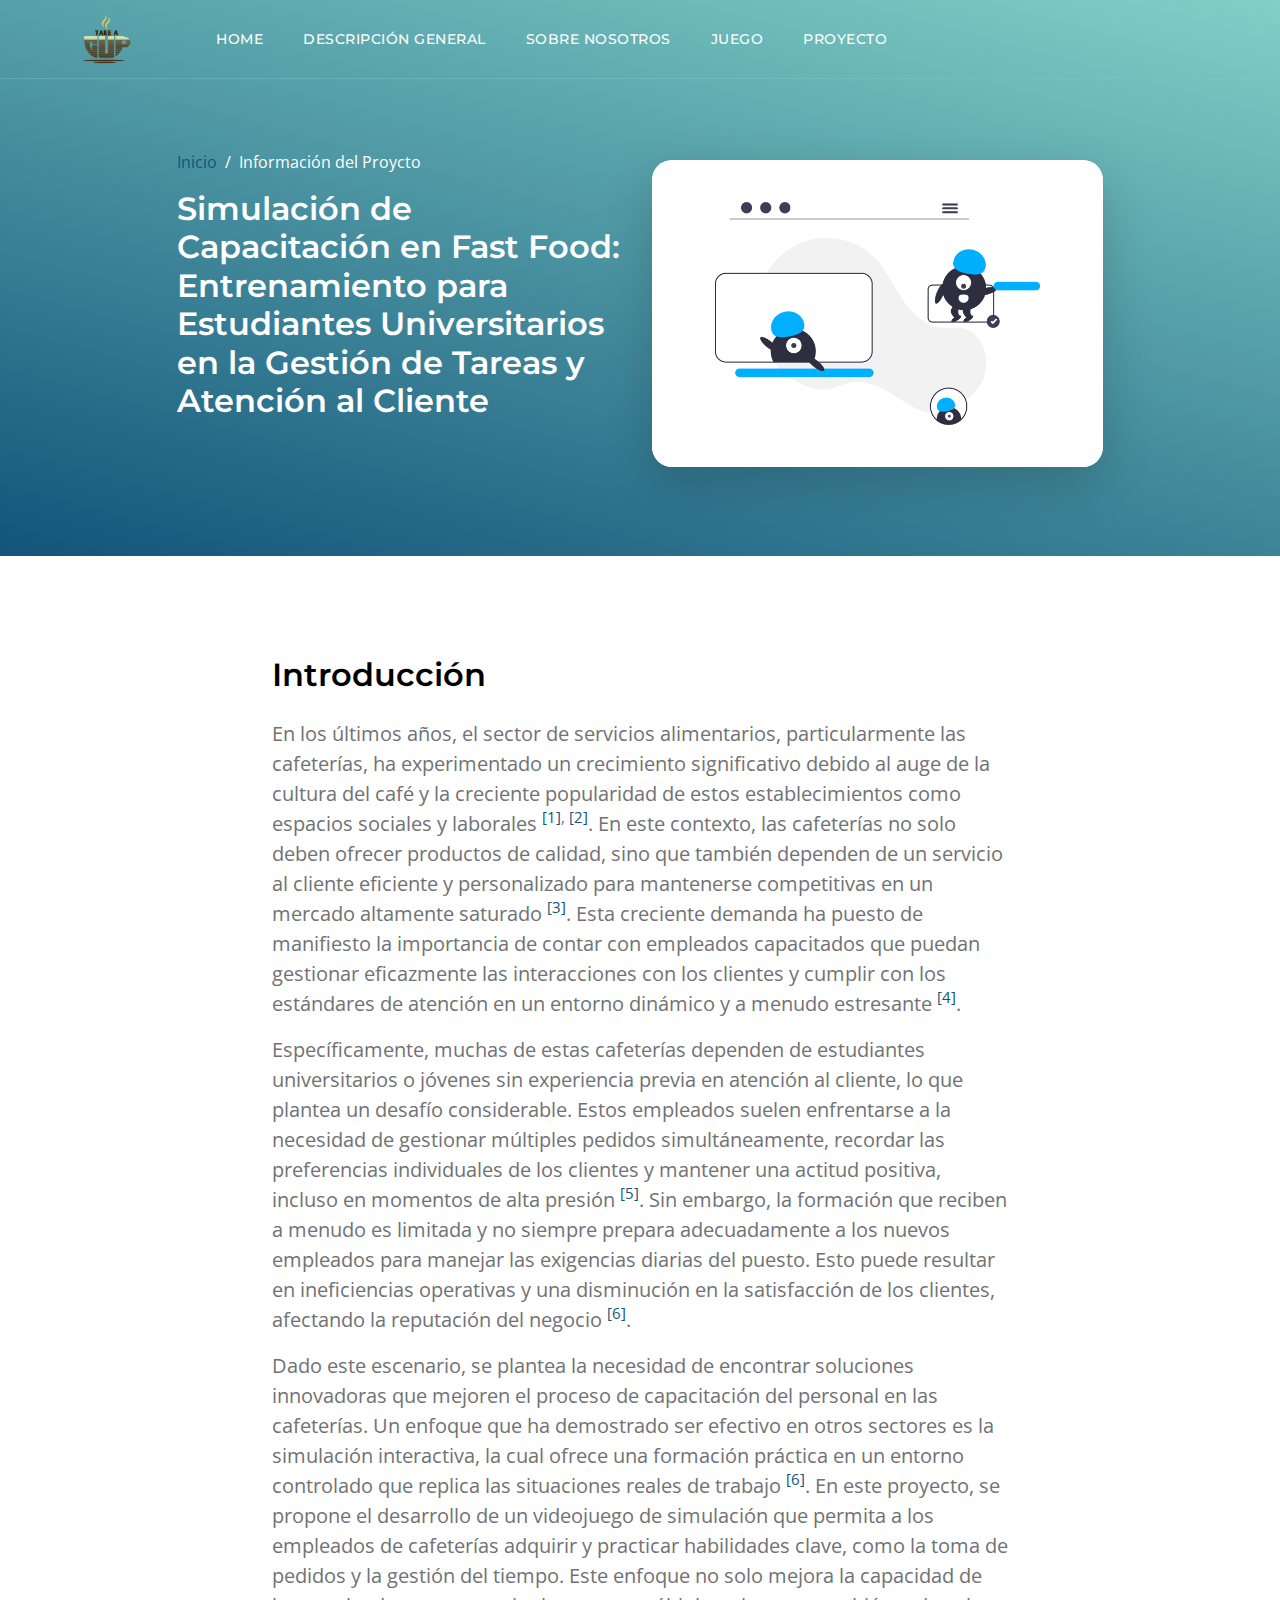
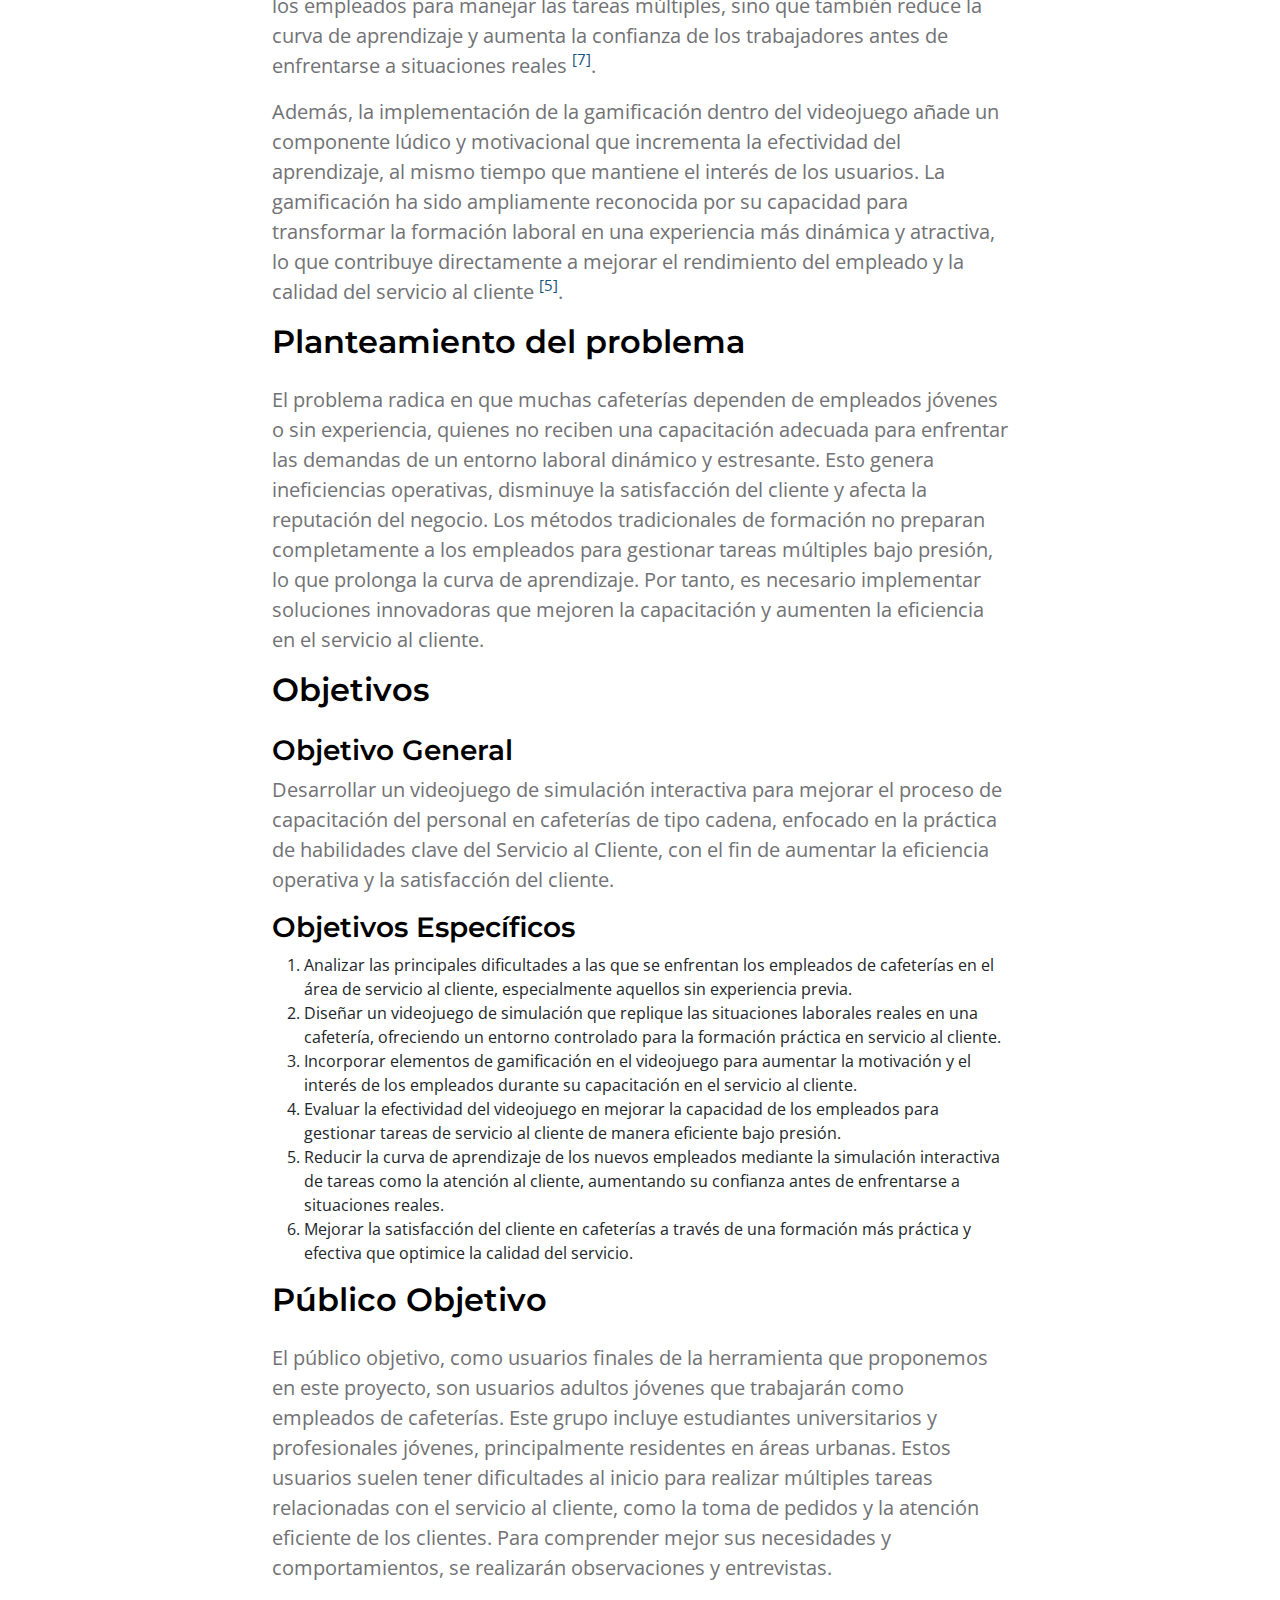
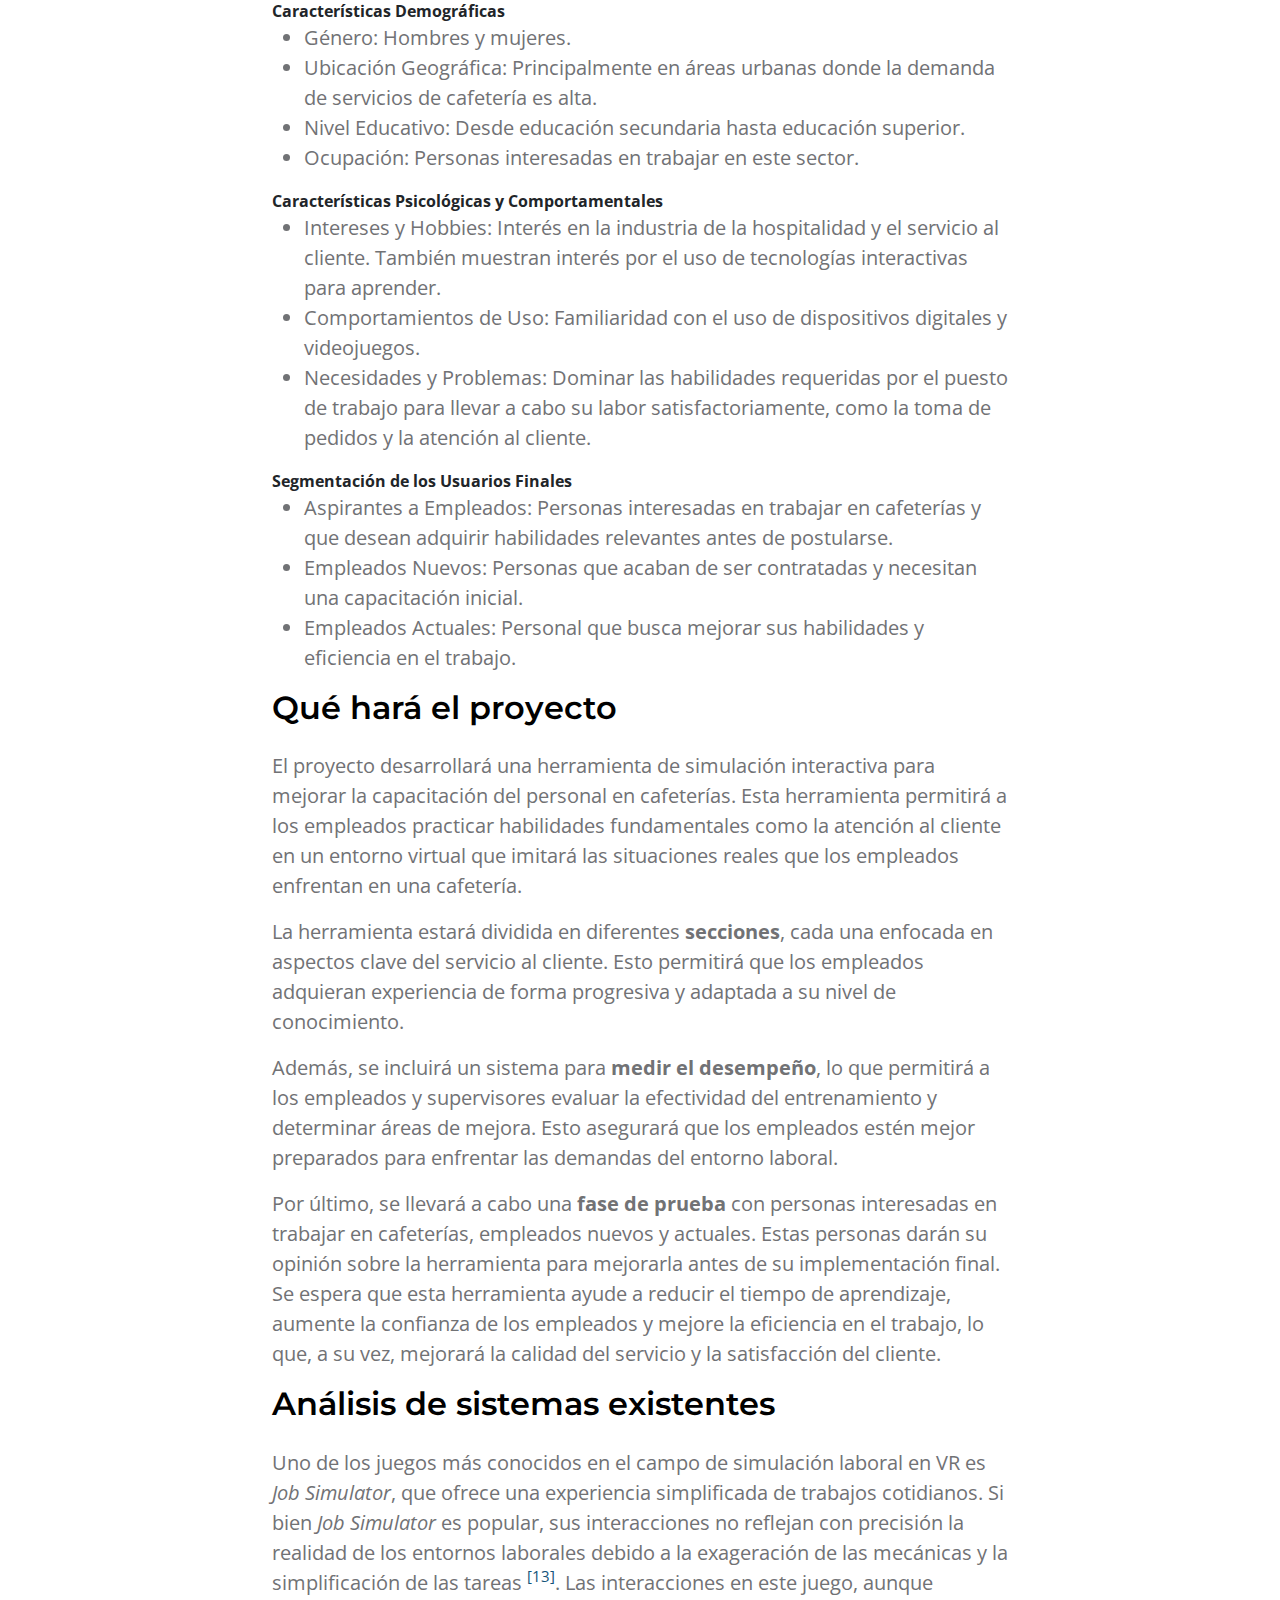
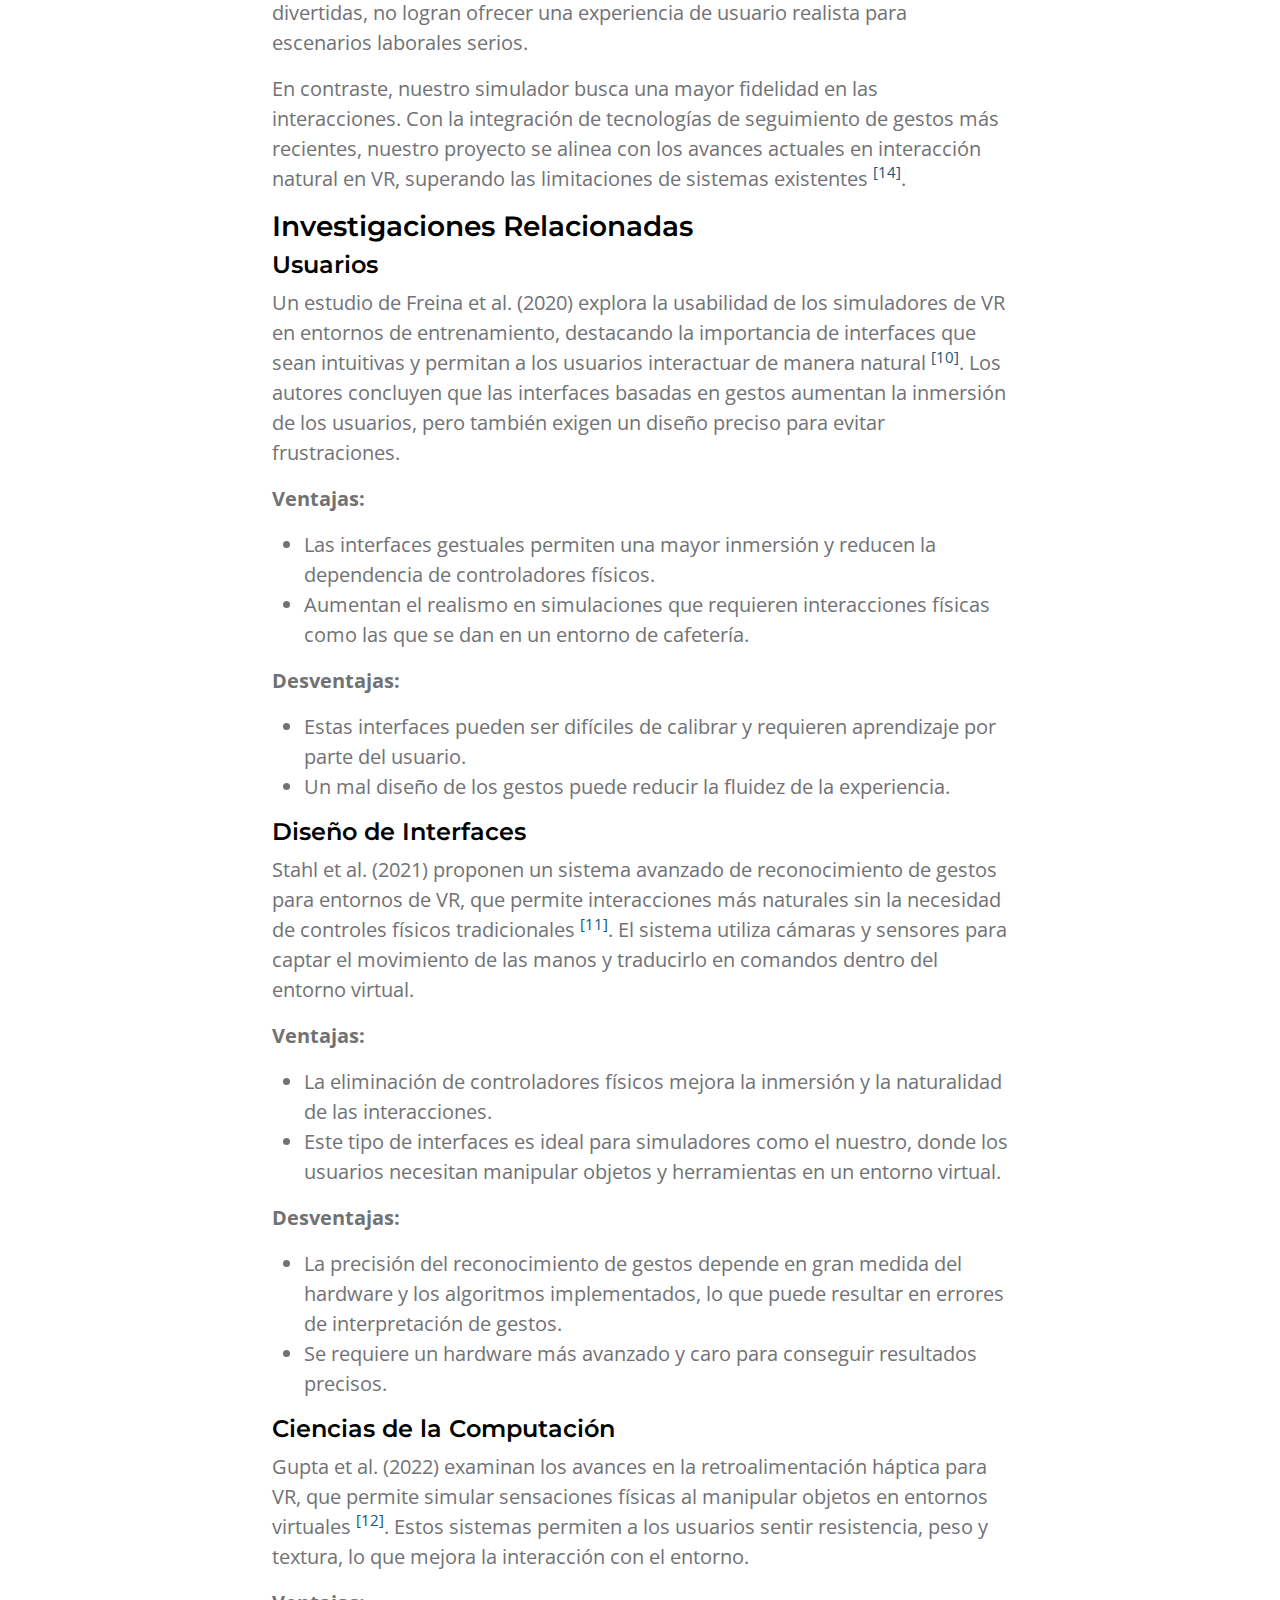
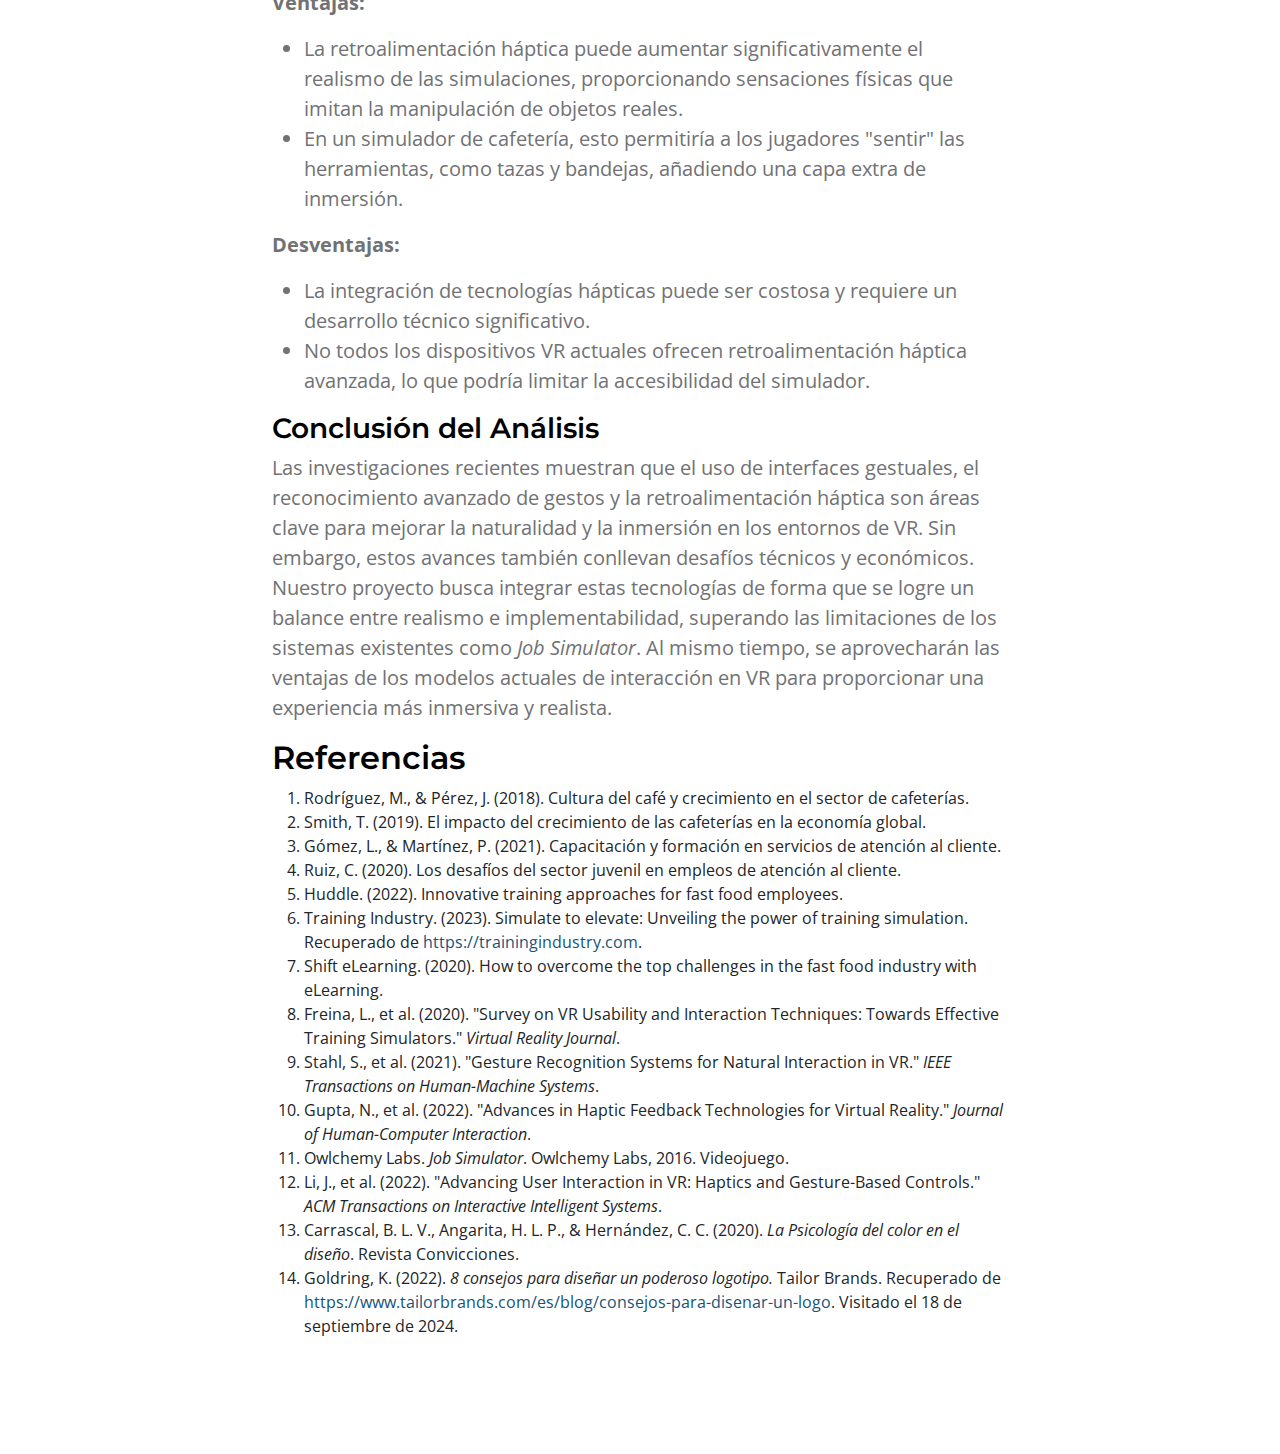
<file: topics-detail.html>
<!doctype html>
<html lang="en">
    <head>
        <meta charset="utf-8">
        <meta name="viewport" content="width=device-width, initial-scale=1">

        <meta name="description" content="">
        <meta name="author" content="">

        <title>Informacion del Proyecto</title>

        <!-- CSS FILES -->        
        <link rel="preconnect" href="https://fonts.googleapis.com">
        
        <link rel="preconnect" href="https://fonts.gstatic.com" crossorigin>

        <link href="https://fonts.googleapis.com/css2?family=Montserrat:wght@500;600;700&family=Open+Sans&display=swap" rel="stylesheet">
                        
        <link href="css/bootstrap.min.css" rel="stylesheet">

        <link href="css/bootstrap-icons.css" rel="stylesheet">

        <link href="css/templatemo-topic-listing.css" rel="stylesheet">
<!--

TemplateMo 590 topic listing

https://templatemo.com/tm-590-topic-listing

-->
    </head>
    
    <body id="top">

        <main>

            <nav class="navbar navbar-expand-lg">
                <div class="container">
                    <a class="navbar-brand" href="index.html">
                        <!-- Cambia "logo.png" por el nombre exacto de tu archivo de logo -->
                       <img class="logo-nav"  src="images/Logo_juego-removebg-preview.png" alt="Logo" width="50" height="50">
                    </a>

                    <div class="d-lg-none ms-auto me-4">
                        <!-- <a href="#top" class="navbar-icon bi-person smoothscroll"></a> -->
                    </div>
    
                    <button class="navbar-toggler" type="button" data-bs-toggle="collapse" data-bs-target="#navbarNav" aria-controls="navbarNav" aria-expanded="false" aria-label="Toggle navigation">
                        <span class="navbar-toggler-icon"></span>
                    </button>
    
                    <div class="collapse navbar-collapse" id="navbarNav">
                        <ul class="navbar-nav ms-lg-5 me-lg-auto">
                            <li class="nav-item">
                                <a class="nav-link click-scroll" href="index.html#section_1">Home</a>
                            </li>

                            <li class="nav-item">
                                <a class="nav-link click-scroll" href="index.html#section_2">DESCRIPCIÓN GENERAL</a>
                            </li>
                            <li class="nav-item">
                                <a class="nav-link click-scroll" href="index.html#section_3">Sobre Nosotros</a>
                            </li>
                            <li class="nav-item">
                                <a class="nav-link click-scroll" href="juego.html">JUEGO</a>
                            </li>

                            <li class="nav-item">
                                <a class="nav-link click-scroll" href="proyecto.html">PROYECTO</a>
                            </li>
                            
                        
                        </ul>

                        <div class="d-none d-lg-block">
                            <!-- <a href="#top" class="navbar-icon bi-person smoothscroll"></a> -->
                        </div>
                    </div>
                </div>
            </nav>

            <header class="site-header d-flex flex-column justify-content-center align-items-center">
                <div class="container">
                    <div class="row justify-content-center align-items-center">

                        <div class="col-lg-5 col-12 mb-5">
                            <nav aria-label="breadcrumb">
                                <ol class="breadcrumb">
                                    <li class="breadcrumb-item"><a href="index.html">Inicio</a></li>

                                    <li class="breadcrumb-item active" aria-current="page">Información del Proycto</li>
                                </ol>
                            </nav>

                            <h3 class="text-white">Simulación de Capacitación en Fast
                                Food: Entrenamiento para Estudiantes
                                Universitarios en la Gestión de Tareas
                                y Atención al Cliente <br></h3>

                        </div>

                        <div class="col-lg-5 col-12">
                            <div class="topics-detail-block bg-white shadow-lg">
                                <img src="images/topics/undraw_Remote_design_team_re_urdx.png" class="topics-detail-block-image img-fluid">
                            </div>
                        </div>

                    </div>
                </div>
            </header>


            <section class="topics-detail-section section-padding" id="topics-detail">
                <div class="container">
                    <div class="row">

                        <div class="col-lg-8 col-12 m-auto">
                            <h3 class="mb-4">Introducción</h3>
                            <p>
                                En los últimos años, el sector de servicios alimentarios, particularmente las cafeterías, ha experimentado un crecimiento significativo debido al auge de la cultura del café y la creciente popularidad de estos establecimientos como espacios sociales y laborales <sup><a href="#ref1">[1]</a>, <a href="#ref2">[2]</a></sup>. En este contexto, las cafeterías no solo deben ofrecer productos de calidad, sino que también dependen de un servicio al cliente eficiente y personalizado para mantenerse competitivas en un mercado altamente saturado <sup><a href="#ref3">[3]</a></sup>. Esta creciente demanda ha puesto de manifiesto la importancia de contar con empleados capacitados que puedan gestionar eficazmente las interacciones con los clientes y cumplir con los estándares de atención en un entorno dinámico y a menudo estresante <sup><a href="#ref4">[4]</a></sup>.
                            </p>
                            
                            <p>
                                Específicamente, muchas de estas cafeterías dependen de estudiantes universitarios o jóvenes sin experiencia previa en atención al cliente, lo que plantea un desafío considerable. Estos empleados suelen enfrentarse a la necesidad de gestionar múltiples pedidos simultáneamente, recordar las preferencias individuales de los clientes y mantener una actitud positiva, incluso en momentos de alta presión <sup><a href="#ref5">[5]</a></sup>. Sin embargo, la formación que reciben a menudo es limitada y no siempre prepara adecuadamente a los nuevos empleados para manejar las exigencias diarias del puesto. Esto puede resultar en ineficiencias operativas y una disminución en la satisfacción de los clientes, afectando la reputación del negocio <sup><a href="#ref6">[6]</a></sup>.
                            </p>
                            
                            <p>
                                Dado este escenario, se plantea la necesidad de encontrar soluciones innovadoras que mejoren el proceso de capacitación del personal en las cafeterías. Un enfoque que ha demostrado ser efectivo en otros sectores es la simulación interactiva, la cual ofrece una formación práctica en un entorno controlado que replica las situaciones reales de trabajo <sup><a href="#ref6">[6]</a></sup>. En este proyecto, se propone el desarrollo de un videojuego de simulación que permita a los empleados de cafeterías adquirir y practicar habilidades clave, como la toma de pedidos y la gestión del tiempo. Este enfoque no solo mejora la capacidad de los empleados para manejar las tareas múltiples, sino que también reduce la curva de aprendizaje y aumenta la confianza de los trabajadores antes de enfrentarse a situaciones reales <sup><a href="#ref7">[7]</a></sup>.
                            </p>
                            
                            <p>
                                Además, la implementación de la gamificación dentro del videojuego añade un componente lúdico y motivacional que incrementa la efectividad del aprendizaje, al mismo tiempo que mantiene el interés de los usuarios. La gamificación ha sido ampliamente reconocida por su capacidad para transformar la formación laboral en una experiencia más dinámica y atractiva, lo que contribuye directamente a mejorar el rendimiento del empleado y la calidad del servicio al cliente <sup><a href="#ref5">[5]</a></sup>.
                            </p>
                            
                            <h3 class="mb-4">Planteamiento del problema</h3>
                            <p>
                                El problema radica en que muchas cafeterías dependen de empleados jóvenes o sin experiencia, quienes no reciben una capacitación adecuada para enfrentar las demandas de un entorno laboral dinámico y estresante. Esto genera ineficiencias operativas, disminuye la satisfacción del cliente y afecta la reputación del negocio. Los métodos tradicionales de formación no preparan completamente a los empleados para gestionar tareas múltiples bajo presión, lo que prolonga la curva de aprendizaje. Por tanto, es necesario implementar soluciones innovadoras que mejoren la capacitación y aumenten la eficiencia en el servicio al cliente.
                            </p>
                            
                            <h3 class="mb-4">Objetivos</h3>
                            
                            <h4>Objetivo General</h4>
                            <p>
                                Desarrollar un videojuego de simulación interactiva para mejorar el proceso de capacitación del personal en cafeterías de tipo cadena, enfocado en la práctica de habilidades clave del Servicio al Cliente, con el fin de aumentar la eficiencia operativa y la satisfacción del cliente.
                            </p>
                            
                            <h4>Objetivos Específicos</h4>
                            <ol>
                                <li>Analizar las principales dificultades a las que se enfrentan los empleados de cafeterías en el área de servicio al cliente, especialmente aquellos sin experiencia previa.</li>
                                <li>Diseñar un videojuego de simulación que replique las situaciones laborales reales en una cafetería, ofreciendo un entorno controlado para la formación práctica en servicio al cliente.</li>
                                <li>Incorporar elementos de gamificación en el videojuego para aumentar la motivación y el interés de los empleados durante su capacitación en el servicio al cliente.</li>
                                <li>Evaluar la efectividad del videojuego en mejorar la capacidad de los empleados para gestionar tareas de servicio al cliente de manera eficiente bajo presión.</li>
                                <li>Reducir la curva de aprendizaje de los nuevos empleados mediante la simulación interactiva de tareas como la atención al cliente, aumentando su confianza antes de enfrentarse a situaciones reales.</li>
                                <li>Mejorar la satisfacción del cliente en cafeterías a través de una formación más práctica y efectiva que optimice la calidad del servicio.</li>
                            </ol>
                            
                            <h3 class="mb-4">Público Objetivo</h3>
                            <p>
                                El público objetivo, como usuarios finales de la herramienta que proponemos en este proyecto, son usuarios adultos jóvenes que trabajarán como empleados de cafeterías. Este grupo incluye estudiantes universitarios y profesionales jóvenes, principalmente residentes en áreas urbanas. Estos usuarios suelen tener dificultades al inicio para realizar múltiples tareas relacionadas con el servicio al cliente, como la toma de pedidos y la atención eficiente de los clientes. Para comprender mejor sus necesidades y comportamientos, se realizarán observaciones y entrevistas.
                            </p>
                            
                            <strong>Características Demográficas</strong>
                            <ul>
                                <li>Género: Hombres y mujeres.</li>
                                <li>Ubicación Geográfica: Principalmente en áreas urbanas donde la demanda de servicios de cafetería es alta.</li>
                                <li>Nivel Educativo: Desde educación secundaria hasta educación superior.</li>
                                <li>Ocupación: Personas interesadas en trabajar en este sector.</li>
                            </ul>
                            
                            <strong>Características Psicológicas y Comportamentales</strong>
                            <ul>
                                <li>Intereses y Hobbies: Interés en la industria de la hospitalidad y el servicio al cliente. También muestran interés por el uso de tecnologías interactivas para aprender.</li>
                                <li>Comportamientos de Uso: Familiaridad con el uso de dispositivos digitales y videojuegos.</li>
                                <li>Necesidades y Problemas: Dominar las habilidades requeridas por el puesto de trabajo para llevar a cabo su labor satisfactoriamente, como la toma de pedidos y la atención al cliente.</li>
                            </ul>
                            
                            <strong>Segmentación de los Usuarios Finales</strong>
                            <ul>
                                <li>Aspirantes a Empleados: Personas interesadas en trabajar en cafeterías y que desean adquirir habilidades relevantes antes de postularse.</li>
                                <li>Empleados Nuevos: Personas que acaban de ser contratadas y necesitan una capacitación inicial.</li>
                                <li>Empleados Actuales: Personal que busca mejorar sus habilidades y eficiencia en el trabajo.</li>
                            </ul>
                            
                            <h3 class="mb-4">Qué hará el proyecto</h3>
                            <p>
                                El proyecto desarrollará una herramienta de simulación interactiva para mejorar la capacitación del personal en cafeterías. Esta herramienta permitirá a los empleados practicar habilidades fundamentales como la atención al cliente en un entorno virtual que imitará las situaciones reales que los empleados enfrentan en una cafetería.
                            </p>
                            
                            <p>
                                La herramienta estará dividida en diferentes <strong>secciones</strong>, cada una enfocada en aspectos clave del servicio al cliente. Esto permitirá que los empleados adquieran experiencia de forma progresiva y adaptada a su nivel de conocimiento.
                            </p>
                            
                            <p>
                                Además, se incluirá un sistema para <strong>medir el desempeño</strong>, lo que permitirá a los empleados y supervisores evaluar la efectividad del entrenamiento y determinar áreas de mejora. Esto asegurará que los empleados estén mejor preparados para enfrentar las demandas del entorno laboral.
                            </p>
                            
                            <p>
                                Por último, se llevará a cabo una <strong>fase de prueba</strong> con personas interesadas en trabajar en cafeterías, empleados nuevos y actuales. Estas personas darán su opinión sobre la herramienta para mejorarla antes de su implementación final. Se espera que esta herramienta ayude a reducir el tiempo de aprendizaje, aumente la confianza de los empleados y mejore la eficiencia en el trabajo, lo que, a su vez, mejorará la calidad del servicio y la satisfacción del cliente.
                            </p>
                            
                            <h3 class="mb-4">Análisis de sistemas existentes</h3>
                            <p>
                                Uno de los juegos más conocidos en el campo de simulación laboral en VR es <em>Job Simulator</em>, que ofrece una experiencia simplificada de trabajos cotidianos. Si bien <em>Job Simulator</em> es popular, sus interacciones no reflejan con precisión la realidad de los entornos laborales debido a la exageración de las mecánicas y la simplificación de las tareas <sup><a href="#ref13">[13]</a></sup>. Las interacciones en este juego, aunque divertidas, no logran ofrecer una experiencia de usuario realista para escenarios laborales serios.
                            </p>
                            
                            <p>
                                En contraste, nuestro simulador busca una mayor fidelidad en las interacciones. Con la integración de tecnologías de seguimiento de gestos más recientes, nuestro proyecto se alinea con los avances actuales en interacción natural en VR, superando las limitaciones de sistemas existentes <sup><a href="#ref14">[14]</a></sup>.
                            </p>
                            
                            <h4>Investigaciones Relacionadas</h4>
                            
                            <h5>Usuarios</h5>
                            <p>
                                Un estudio de Freina et al. (2020) explora la usabilidad de los simuladores de VR en entornos de entrenamiento, destacando la importancia de interfaces que sean intuitivas y permitan a los usuarios interactuar de manera natural <sup><a href="#ref10">[10]</a></sup>. Los autores concluyen que las interfaces basadas en gestos aumentan la inmersión de los usuarios, pero también exigen un diseño preciso para evitar frustraciones.
                            </p>
                            
                            <p><strong>Ventajas:</strong></p>
                            <ul>
                                <li>Las interfaces gestuales permiten una mayor inmersión y reducen la dependencia de controladores físicos.</li>
                                <li>Aumentan el realismo en simulaciones que requieren interacciones físicas como las que se dan en un entorno de cafetería.</li>
                            </ul>
                            
                            <p><strong>Desventajas:</strong></p>
                            <ul>
                                <li>Estas interfaces pueden ser difíciles de calibrar y requieren aprendizaje por parte del usuario.</li>
                                <li>Un mal diseño de los gestos puede reducir la fluidez de la experiencia.</li>
                            </ul>
                            
                            <h5>Diseño de Interfaces</h5>
                            <p>
                                Stahl et al. (2021) proponen un sistema avanzado de reconocimiento de gestos para entornos de VR, que permite interacciones más naturales sin la necesidad de controles físicos tradicionales <sup><a href="#ref11">[11]</a></sup>. El sistema utiliza cámaras y sensores para captar el movimiento de las manos y traducirlo en comandos dentro del entorno virtual.
                            </p>
                            
                            <p><strong>Ventajas:</strong></p>
                            <ul>
                                <li>La eliminación de controladores físicos mejora la inmersión y la naturalidad de las interacciones.</li>
                                <li>Este tipo de interfaces es ideal para simuladores como el nuestro, donde los usuarios necesitan manipular objetos y herramientas en un entorno virtual.</li>
                            </ul>
                            
                            <p><strong>Desventajas:</strong></p>
                            <ul>
                                <li>La precisión del reconocimiento de gestos depende en gran medida del hardware y los algoritmos implementados, lo que puede resultar en errores de interpretación de gestos.</li>
                                <li>Se requiere un hardware más avanzado y caro para conseguir resultados precisos.</li>
                            </ul>
                            
                            <h5>Ciencias de la Computación</h5>
                            <p>
                                Gupta et al. (2022) examinan los avances en la retroalimentación háptica para VR, que permite simular sensaciones físicas al manipular objetos en entornos virtuales <sup><a href="#ref12">[12]</a></sup>. Estos sistemas permiten a los usuarios sentir resistencia, peso y textura, lo que mejora la interacción con el entorno.
                            </p>
                            
                            <p><strong>Ventajas:</strong></p>
                            <ul>
                                <li>La retroalimentación háptica puede aumentar significativamente el realismo de las simulaciones, proporcionando sensaciones físicas que imitan la manipulación de objetos reales.</li>
                                <li>En un simulador de cafetería, esto permitiría a los jugadores "sentir" las herramientas, como tazas y bandejas, añadiendo una capa extra de inmersión.</li>
                            </ul>
                            
                            <p><strong>Desventajas:</strong></p>
                            <ul>
                                <li>La integración de tecnologías hápticas puede ser costosa y requiere un desarrollo técnico significativo.</li>
                                <li>No todos los dispositivos VR actuales ofrecen retroalimentación háptica avanzada, lo que podría limitar la accesibilidad del simulador.</li>
                            </ul>
                            
                            <h4>Conclusión del Análisis</h4>
                            <p>
                                Las investigaciones recientes muestran que el uso de interfaces gestuales, el reconocimiento avanzado de gestos y la retroalimentación háptica son áreas clave para mejorar la naturalidad y la inmersión en los entornos de VR. Sin embargo, estos avances también conllevan desafíos técnicos y económicos. Nuestro proyecto busca integrar estas tecnologías de forma que se logre un balance entre realismo e implementabilidad, superando las limitaciones de los sistemas existentes como <em>Job Simulator</em>. Al mismo tiempo, se aprovecharán las ventajas de los modelos actuales de interacción en VR para proporcionar una experiencia más inmersiva y realista.
                            </p>
                            
                            <div class="referencias">
                                <h3>Referencias</h3>
                                <ol>
                                    <li id="ref1">Rodríguez, M., & Pérez, J. (2018). Cultura del café y crecimiento en el sector de cafeterías.</li>
                                    <li id="ref2">Smith, T. (2019). El impacto del crecimiento de las cafeterías en la economía global.</li>
                                    <li id="ref3">Gómez, L., & Martínez, P. (2021). Capacitación y formación en servicios de atención al cliente.</li>
                                    <li id="ref4">Ruiz, C. (2020). Los desafíos del sector juvenil en empleos de atención al cliente.</li>
                                    <li id="ref5">Huddle. (2022). Innovative training approaches for fast food employees.</li>
                                    <li id="ref6">Training Industry. (2023). Simulate to elevate: Unveiling the power of training simulation. Recuperado de <a href="https://trainingindustry.com">https://trainingindustry.com</a>.</li>
                                    <li id="ref7">Shift eLearning. (2020). How to overcome the top challenges in the fast food industry with eLearning.</li>
                                    <li id="ref10">Freina, L., et al. (2020). "Survey on VR Usability and Interaction Techniques: Towards Effective Training Simulators." <em>Virtual Reality Journal</em>.</li>
                                    <li id="ref11">Stahl, S., et al. (2021). "Gesture Recognition Systems for Natural Interaction in VR." <em>IEEE Transactions on Human-Machine Systems</em>.</li>
                                    <li id="ref12">Gupta, N., et al. (2022). "Advances in Haptic Feedback Technologies for Virtual Reality." <em>Journal of Human-Computer Interaction</em>.</li>
                                    <li id="ref13">Owlchemy Labs. <em>Job Simulator</em>. Owlchemy Labs, 2016. Videojuego.</li>
                                    <li id="ref14">Li, J., et al. (2022). "Advancing User Interaction in VR: Haptics and Gesture-Based Controls." <em>ACM Transactions on Interactive Intelligent Systems</em>.</li>
                                    <li id="ref15">Carrascal, B. L. V., Angarita, H. L. P., & Hernández, C. C. (2020). <em>La Psicología del color en el diseño</em>. Revista Convicciones.</li>
                                    <li id="ref16">Goldring, K. (2022). <em>8 consejos para diseñar un poderoso logotipo.</em> Tailor Brands. Recuperado de <a href="https://www.tailorbrands.com/es/blog/consejos-para-disenar-un-logo">https://www.tailorbrands.com/es/blog/consejos-para-disenar-un-logo</a>. Visitado el 18 de septiembre de 2024.</li>
                                </ol>
                            </div>
                        </div>

                    </div>
                </div>
            </section>

        </main>

        <!-- JAVASCRIPT FILES -->
        <script src="js/jquery.min.js"></script>
        <script src="js/bootstrap.bundle.min.js"></script>
        <script src="js/jquery.sticky.js"></script>
        <script src="js/custom.js"></script>

    </body>
</html>
</file>
<file: css/anexo.css>
body {
    background-color: #13426c; /* Color celeste claro */
    margin: 0;
    font-family: 'Open Sans', sans-serif;
}

  
.slider{
	margin: 40px auto; 
    width: 700px;
    max-width: 100vw;
    height: 400px;
    position: relative;
    overflow: hidden;
		box-shadow: 0 4px 8px rgba(0, 0, 0, 0.1);
		border-radius: 8px; /* Esquinas redondeadas */
	
}
.slider .list{
    position: absolute;
    width: max-content;
    height: 100%;
    left: 0;
    top: 0;
    display: flex;
    transition: 1s;
}
.slider .list img {
    width: 100%; /* Ajusta al ancho del contenedor */
    height: 100%; /* Ajusta al alto del contenedor */
    object-fit: cover; /* Asegura que la imagen se recorte sin deformarse */
}

.slider .buttons{
    position: absolute;
    top: 45%;
    left: 5%;
    width: 90%;
    display: flex;
    justify-content: space-between;
}
.slider .buttons button{
    width: 50px;
    height: 50px;
    border-radius: 50%;
    background-color: #fff5;
    color: #702626;
    border: none;
    font-family: monospace;
    font-weight: bold;
}
.slider .dots{
    position: absolute;
    bottom: 10px;
    left: 0;
    color: #fff;
    width: 100%;
    margin: 0;
    padding: 0;
    display: flex;
    justify-content: center;
}
.slider .dots li{
    list-style: none;
    width: 10px;
    height: 10px;
    background-color: #fff;
    margin: 10px;
    border-radius: 20px;
    transition: 0.5s;
}
.slider .dots li.active{
    width: 30px;
}
@media screen and (max-width: 768px){
    .slider{
        height: 400px;
    }
}
</file>
<file: css/templatemo-topic-listing.css>
/*

TemplateMo 590 topic listing

https://templatemo.com/tm-590-topic-listing

*/

/*---------------------------------------
  CUSTOM PROPERTIES ( VARIABLES )             
-----------------------------------------*/
:root {
  --white-color:                  #ffffff;
  --primary-color:                #13547a;
  --secondary-color:              #80d0c7;
  --section-bg-color:             #f0f8ff;
  --custom-btn-bg-color:          #80d0c7;
  --custom-btn-bg-hover-color:    #13547a;
  --dark-color:                   #000000;
  --p-color:                      #717275;
  --border-color:                 #7fffd4;
  --link-hover-color:             #13547a;

  --body-font-family:             'Open Sans', sans-serif;
  --title-font-family:            'Montserrat', sans-serif;

  --h1-font-size:                 58px;
  --h2-font-size:                 46px;
  --h3-font-size:                 32px;
  --h4-font-size:                 28px;
  --h5-font-size:                 24px;
  --h6-font-size:                 22px;
  --p-font-size:                  20px;
  --menu-font-size:               14px;
  --btn-font-size:                18px;
  --copyright-font-size:          16px;

  --border-radius-large:          100px;
  --border-radius-medium:         20px;
  --border-radius-small:          10px;

  --font-weight-normal:           400;
  --font-weight-medium:           500;
  --font-weight-semibold:         600;
  --font-weight-bold:             700;
}

body {
  background-color: var(--white-color);
  font-family: var(--body-font-family); 
  cursor: url('../images/coffee-cup-48.png'), auto !important;

 }


/*---------------------------------------
  TYPOGRAPHY               
-----------------------------------------*/

h2,
h3,
h4,
h5,
h6 {
  color: var(--dark-color);
}

h1,
h2,
h3,
h4,
h5,
h6 {
  font-family: var(--title-font-family); 
  font-weight: var(--font-weight-semibold);
}

h1 {
  font-size: var(--h1-font-size);
  font-weight: var(--font-weight-bold);
}

h2 {
  font-size: var(--h2-font-size);
  font-weight: var(--font-weight-bold);
}

h3 {
  font-size: var(--h3-font-size);
}

h4 {
  font-size: var(--h4-font-size);
}

h5 {
  font-size: var(--h5-font-size);
}

h6 {
  color: var(--primary-color);
  font-size: var(--h6-font-size);
}

p {
  color: var(--p-color);
  font-size: var(--p-font-size);
  font-weight: var(--font-weight-normal);
}

ul li {
  color: var(--p-color);
  font-size: var(--p-font-size);
  font-weight: var(--font-weight-normal);
}

a, 
button {
  touch-action: manipulation;
  transition: all 0.3s;
}

a {
  display: inline-block;
  color: var(--primary-color);
  text-decoration: none;
}

a:hover {
  color: var(--link-hover-color);
}

b,
strong {
  font-weight: var(--font-weight-bold);
}


/*---------------------------------------
  SECTION               
-----------------------------------------*/
.section-padding {
  padding-top: 100px;
  padding-bottom: 100px;
}

.section-bg {
  background-color: var(--section-bg-color);
}

.section-overlay {
  background-image: linear-gradient(15deg, #13547a 0%, #80d0c7 100%);
  position: absolute;
  top: 0;
  left: 0;
  pointer-events: none;
  width: 100%;
  height: 100%;
  opacity: 0.85;
}

.section-overlay + .container {
  position: relative;
}

.tab-content {
  background-color: var(--white-color);
  border-radius: var(--border-radius-medium);
}

.nav-tabs {
  border-bottom: 1px solid #ecf3f2;
  margin-bottom: 40px;
  justify-content: center;
}

.nav-tabs .nav-link {
  border-radius: 0;
  border-top: 0;
  border-right: 0;
  border-left: 0;
  color: var(--p-color);
  font-family: var(--title-font-family);
  font-size: var(--btn-font-size);
  font-weight: var(--font-weight-medium);
  padding: 15px 25px;
  transition: all 0.3s;
}

.nav-tabs .nav-link:first-child {
  margin-right: 20px;
}

.nav-tabs .nav-item.show .nav-link, 
.nav-tabs .nav-link.active,
.nav-tabs .nav-link:focus, 
.nav-tabs .nav-link:hover {
  border-bottom-color: var(--primary-color);
  color: var(--primary-color);
}


/*---------------------------------------
   ICON COLOR               
-----------------------------------------*/
.custom-icon {
  color: var(--secondary-color);
}


/*---------------------------------------
  CUSTOM BUTTON               
-----------------------------------------*/
.custom-btn {
  background: var(--custom-btn-bg-color);
  border: 2px solid transparent;
  border-radius: var(--border-radius-large);
  color: var(--white-color);
  font-size: var(--btn-font-size);
  font-weight: var(--font-weight-semibold);
  line-height: normal;
  transition: all 0.3s;
  padding: 10px 20px;
}

.custom-btn:hover {
  background: var(--custom-btn-bg-hover-color);
  color: var(--white-color);
}

.custom-border-btn {
  background: transparent;
  border: 2px solid var(--custom-btn-bg-color);
  color: var(--custom-btn-bg-color);
}

.custom-border-btn:hover {
  background: var(--custom-btn-bg-color);
  border-color: transparent;
  color: var(--white-color);
}

.custom-btn-bg-white {
  border-color: var(--white-color);
  color: var(--white-color);
}


/*---------------------------------------
  SITE HEADER              
-----------------------------------------*/
.site-header {
  background-image: linear-gradient(15deg, #13547a 0%, #80d0c7 100%);
  padding-top: 150px;
  padding-bottom: 80px;
}

.site-header .container {
  height: 100%;
}

.breadcrumb-item+.breadcrumb-item::before,
.breadcrumb-item a:hover,
.breadcrumb-item.active {
  color: var(--white-color);
}

.site-header .custom-icon {
  color: var(--white-color);
  font-size: var(--h4-font-size);
}

.site-header .custom-icon:hover {
  color: var(--secondary-color);
}


/*---------------------------------------
  NAVIGATION              
-----------------------------------------*/
.sticky-wrapper {
  position: absolute;
  top: 0;
  right: 0;
  left: 0;
}

.sticky-wrapper.is-sticky .navbar {
  background-color: var(--secondary-color);
}

.navbar {
  background: transparent;
  border-bottom: 1px solid rgba(128, 208, 199, 0.35);
  z-index: 9;
}

.navbar-brand,
.navbar-brand:hover {
  font-size: var(--h3-font-size);
  font-weight: var(--font-weight-bold);
  display: block;
}

.navbar-brand span {
  font-family: var(--title-font-family);
}

.navbar-expand-lg .navbar-nav .nav-link {
  border-radius: var(--border-radius-large);
  margin: 10px;
  padding: 10px;
}

.navbar-nav .nav-link {
  display: inline-block;
  color: var(--white-color);
  font-family: var(--title-font-family); 
  font-size: var(--menu-font-size);
  font-weight: var(--font-weight-medium);
  text-transform: uppercase;
  letter-spacing: 0.5px;
  position: relative;
  padding-top: 15px;
  padding-bottom: 15px;
}

.navbar-nav .nav-link.active, 
.navbar-nav .nav-link:hover {
  color: var(--primary-color);
}

.navbar .dropdown-menu {
  background: var(--white-color);
  box-shadow: 0 1rem 3rem rgba(0,0,0,.175);
  border: 0;
  display: inherit;
  opacity: 0;
  min-width: 9rem;
  margin-top: 20px;
  padding: 13px 0 10px 0;
  transition: all 0.3s;
  pointer-events: none;
}

.navbar .dropdown-menu::before {
  content: "";
  width: 0;
  height: 0;
  border-left: 20px solid transparent;
  border-right: 20px solid transparent;
  border-bottom: 15px solid var(--white-color);
  position: absolute;
  top: -10px;
  left: 10px;
}

.navbar .dropdown-item {
  display: inline-block;
  color: var(--p-bg-color);
  font-family: var(--title-font-family); 
  font-size: var(--menu-font-size);
  font-weight: var(--font-weight-medium);
  text-transform: uppercase;
  letter-spacing: 0.5px;
  position: relative;
}

.navbar .dropdown-item.active, 
.navbar .dropdown-item:active,
.navbar .dropdown-item:focus, 
.navbar .dropdown-item:hover {
  background: transparent;
  color: var(--primary-color);
}

.navbar .dropdown-toggle::after {
  content: "\f282";
  display: inline-block;
  font-family: bootstrap-icons !important;
  font-size: var(--copyright-font-size);
  font-style: normal;
  font-weight: normal !important;
  font-variant: normal;
  text-transform: none;
  line-height: 1;
  vertical-align: -.125em;
  -webkit-font-smoothing: antialiased;
  -moz-osx-font-smoothing: grayscale;
  position: relative;
  left: 2px;
  border: 0;
}

@media screen and (min-width: 992px) {
  .navbar .dropdown:hover .dropdown-menu {
    opacity: 1;
    margin-top: 0;
    pointer-events: auto;
  }
}

.navbar-icon {
  background: var(--white-color);
  border-radius: var(--border-radius-large);
  display: inline-block;
  font-size: var(--h5-font-size);
  width: 40px;
  height: 40px;
  line-height: 40px;
  text-align: center;
  transition: all 0.3s ease;
}

.navbar-icon:hover {
  background: var(--primary-color);
  color: var(--white-color);
}

.navbar-toggler {
  border: 0;
  padding: 0;
  cursor: pointer;
  margin: 0;
  width: 30px;
  height: 35px;
  outline: none;
}

.navbar-toggler:focus {
  outline: none;
  box-shadow: none;
}

.navbar-toggler[aria-expanded="true"] .navbar-toggler-icon {
  background: transparent;
}

.navbar-toggler[aria-expanded="true"] .navbar-toggler-icon:before,
.navbar-toggler[aria-expanded="true"] .navbar-toggler-icon:after {
  transition: top 300ms 50ms ease, -webkit-transform 300ms 350ms ease;
  transition: top 300ms 50ms ease, transform 300ms 350ms ease;
  transition: top 300ms 50ms ease, transform 300ms 350ms ease, -webkit-transform 300ms 350ms ease;
  top: 0;
}

.navbar-toggler[aria-expanded="true"] .navbar-toggler-icon:before {
  transform: rotate(45deg);
}

.navbar-toggler[aria-expanded="true"] .navbar-toggler-icon:after {
  transform: rotate(-45deg);
}

.navbar-toggler .navbar-toggler-icon {
  background: var(--white-color);
  transition: background 10ms 300ms ease;
  display: block;
  width: 30px;
  height: 2px;
  position: relative;
}

.navbar-toggler .navbar-toggler-icon:before,
.navbar-toggler .navbar-toggler-icon:after {
  transition: top 300ms 350ms ease, -webkit-transform 300ms 50ms ease;
  transition: top 300ms 350ms ease, transform 300ms 50ms ease;
  transition: top 300ms 350ms ease, transform 300ms 50ms ease, -webkit-transform 300ms 50ms ease;
  position: absolute;
  right: 0;
  left: 0;
  background: var(--white-color);
  width: 30px;
  height: 2px;
  content: '';
}

.navbar-toggler .navbar-toggler-icon::before {
  top: -8px;
}

.navbar-toggler .navbar-toggler-icon::after {
  top: 8px;
}


/*---------------------------------------
  HERO        
-----------------------------------------*/
.hero-section {
  background-image: linear-gradient(15deg, #13547a 0%, #80d0c7 100%);
  position: relative;
  overflow: hidden;
  padding-top: 150px;
  padding-bottom: 150px;
}

.hero-section .input-group {
  background-color: var(--white-color);
  border-radius: var(--border-radius-large);
  padding: 10px 15px;
}

.hero-section .input-group-text {
  background-color: transparent;
  border: 0;
}

.hero-section input[type="search"] {
  border: 0;
  box-shadow: none;
  margin-bottom: 0;
  padding-left: 0;
}

.hero-section button[type="submit"] {
  background-color: var(--primary-color);
  border: 0;
  border-radius: var(--border-radius-large) !important;
  color: var(--white-color);
  max-width: 150px;
}


/*---------------------------------------
  TOPICS              
-----------------------------------------*/
.featured-section {
  background-color: var(--secondary-color);
  border-radius: 0 0 100px 100px;
  padding-bottom: 100px;
}

.featured-section .row {
  position: relative;
  bottom: 100px;
  margin-bottom: -100px;
}

.custom-block {
  border-radius: var(--border-radius-medium);
  position: relative;
  overflow: hidden;
  padding: 30px;
  transition: all 0.3s ease;
  height: 100%;
}

.custom-block:hover {
  background-color: var(--secondary-color);
  transform: translateY(-3px);
}

.custom-block > a {
  width: 100%;
}

.custom-block-image {
  display: block;
  width: 100%;
  height: 200px;
  object-fit: cover;
  margin-top: 10px;
}

.custom-block .rounded-pill {
  border-radius: 5px !important;
  display: flex;
  justify-content: center;
  text-align: center;
  width: 30px;
  height: 30px;
  line-height: 20px;
}

.custom-block-overlay {
  height: 100%;
  min-height: 350px;
  padding: 0;
}

.custom-block-overlay > a {
  height: 100%;
}

.custom-block-overlay .custom-block-image {
  border-radius: var(--border-radius-medium);
  display: block;
  height: 100%;
  margin-top: 0;
}

.custom-block-overlay-text {
  position: absolute;
  z-index: 2;
  top: 0;
  right: 0;
  left: 0;
  padding: 30px;
}

.social-share {
  position: absolute;
  bottom: 0;
  right: 0;
  left: 0;
  z-index: 2;
  padding: 20px 35px;
}

.social-share .bi-bookmark {
  color: var(--white-color);
  font-size: var(--h5-font-size);
}

.social-share .bi-bookmark:hover {
  color: var(--secondary-color);
}

.bg-design {
  background-color: #00B0FF;
}

.bg-graphic {
  background-color: #00BFA6;
}

.bg-advertising {
  background-color: #F50057;
}

.bg-finance {
  background-color: #536DFE;
}

.bg-music {
  background-color: #F9A826;
}

.bg-education {
  background-color: #00BFA6;
}


/*---------------------------------------
  TOPICS               
-----------------------------------------*/
.topics-detail-block {
  border-radius: var(--border-radius-medium);
  position: relative;
  overflow: hidden;
}

.topics-detail-block-image {
  display: block;
  border-radius: var(--border-radius-medium);
}

blockquote {
  background-color: var(--section-bg-color);
  border-radius: var(--border-radius-small);
  font-family: var(--title-font-family);
  font-size: var(--h4-font-size);
  font-weight: var(--font-weight-bold);
  display: inline-block;
  text-align: center;
  margin: 30px;
  padding: 40px;
}

.topics-listing-page .site-header {
  padding-bottom: 65px;
}

.custom-block-topics-listing-info {
  margin: 30px 20px 20px 30px;
}

.custom-block-topics-listing {
  height: inherit;
}

.custom-block-topics-listing .custom-block-image {
  width: 200px;
}


/*---------------------------------------
  PAGINATION              
-----------------------------------------*/
.pagination {
  margin-top: 40px;
}

.page-link {
  border: 0;
  border-radius: var(--border-radius-small);
  color: var(--p-color);
  font-family: var(--title-font-family);
  margin: 0 5px;
  padding: 10px 20px;
}

.page-link:hover,
.page-item:first-child .page-link:hover,
.page-item:last-child .page-link:hover {
  background-color: var(--secondary-color);
  color: var(--white-color);
}

.page-item:first-child .page-link {
  margin-right: 10px;
}

.page-item:first-child .page-link,
.page-item:last-child .page-link {
  background-color: var(--section-bg-color);
  border-radius: var(--border-radius-small);
}

.active>.page-link, .page-link.active {
  background-color: var(--secondary-color);
  border-color: var(--secondary-color);
}


/*---------------------------------------
  TIMELINE              
-----------------------------------------*/
.timeline-section {
  background-color: #0f1132;
  background-repeat: no-repeat;
  background-position: center;
  background-size: cover;
  position: relative;
}

.timeline-container .vertical-scrollable-timeline {
  list-style-type: none;
  position: relative;
  padding-left: 0;
}

.timeline-container .vertical-scrollable-timeline .list-progress {
  width: 8px;
  height: 87%;
  background-color: var(--primary-color);
  position: absolute;
  left: 52px;
  top: 0;
  overflow: hidden;
}

.timeline-container .vertical-scrollable-timeline .list-progress .inner {
  position: absolute;
  right: 0;
  bottom: 0;
  height: 100%;
  background-color: var(--secondary-color);
  width: 100%;
}

.timeline-container .vertical-scrollable-timeline li {
  position: relative;
  padding: 20px 0px 65px 145px;
}

.timeline-container .vertical-scrollable-timeline li:last-child {
  padding-bottom: 0;
}

.timeline-container .vertical-scrollable-timeline li p {
  line-height: 40px;
}

.timeline-container .vertical-scrollable-timeline li p:last-child {
  margin-bottom: 0;
}

.timeline-container .vertical-scrollable-timeline li .icon-holder {
  position: absolute;
  left: 0;
  top: 0;
  width: 104px;
  height: 104px;
  display: flex;
  justify-content: center;
  align-items: center;
  background-color: var(--secondary-color);
  border-radius: 50%;
  z-index: 1;
  transition: 0.4s all;
}

.timeline-container .vertical-scrollable-timeline li .icon-holder::before {
  content: "";
  width: 80px;
  height: 80px;
  border: 4px solid #fff;
  position: absolute;
  background-color: var(--secondary-color);
  border-radius: 50%;
  z-index: -1;
  transition: 0.4s all;
}

.timeline-container .vertical-scrollable-timeline li .icon-holder i {
  font-size: 25px;
  color: var(--white-color);
}

.timeline-container .vertical-scrollable-timeline li::before {
  content: "";
  position: absolute;
  height: 100%;
  width: 8px;
  background-color: transparent;
  left: 52px;
  z-index: 0;
}

.timeline-container .vertical-scrollable-timeline li.active .icon-holder {
  background-color: var(--primary-color);
}

.timeline-container .vertical-scrollable-timeline li.active .icon-holder::before {
  background-color: var(--primary-color);
}


/*---------------------------------------
  FAQs              
-----------------------------------------*/
.faq-section .accordion-item {
  border: 0;
}

.faq-section .accordion-button {
  font-size: var(--h6-font-size);
  font-weight: var(--font-weight-semibold);
}

.faq-section .accordion-item:first-of-type .accordion-button {
  border-radius: var(--border-radius-large);
}

.faq-section .accordion-button:not(.collapsed) {
  border-radius: var(--border-radius-large);
  box-shadow: none;
  color: var(--primary-color);
}

.faq-section .accordion-body {
  color: var(--p-color);
  font-size: var(--btn-font-size);
  line-height: 40px;
}

/*---------------------------------------
  NEWSLETTER               
-----------------------------------------*/
.newsletter-image {
  border-radius: var(--border-radius-medium);
}


/*---------------------------------------
  CONTACT               
-----------------------------------------*/
.google-map {
  border-radius: var(--border-radius-medium);
}

.contact-form .form-floating>textarea {
  border-radius: var(--border-radius-medium);
  height: 150px;
}


/*---------------------------------------
  SUBSCRIBE FORM               
-----------------------------------------*/
.subscribe-form-wrap {
  padding: 50px;
}

.subscribe-form {
  width: 95%;
}


/*---------------------------------------
  CUSTOM FORM               
-----------------------------------------*/
.custom-form .form-control {
  border-radius: var(--border-radius-large);
  color: var(--p-color);
  margin-bottom: 24px;
  padding-top: 13px;
  padding-bottom: 13px;
  padding-left: 20px;
  outline: none;
}

.form-floating>label {
  padding-left: 20px;
}

.custom-form button[type="submit"] {
  background: var(--custom-btn-bg-color);
  border: none;
  border-radius: var(--border-radius-large);
  color: var(--white-color);
  font-family: var(--title-font-family);
  font-size: var(--p-font-size);
  font-weight: var(--font-weight-semibold);
  transition: all 0.3s;
  margin-bottom: 0;
}

.custom-form button[type="submit"]:hover,
.custom-form button[type="submit"]:focus {
  background: var(--custom-btn-bg-hover-color);
  border-color: transparent;
}


/*---------------------------------------
  SITE FOOTER              
-----------------------------------------*/
.site-footer {
  border-bottom: 10px solid var(--secondary-color);
  position: relative;
}

.site-footer::after {
  content: "";
  position: absolute;
  bottom: 0;
  right: 0;
  width: 0;
  height: 0;
  border-style: solid;
  border-width: 0 0 200px 200px;
  border-color: transparent transparent var(--secondary-color) transparent;
  pointer-events: none;
}

.site-footer-title {
  color: var(--primary-color); 
}

.site-footer .dropdown-menu {
  padding: 0;
}

.site-footer .dropdown-item {
  color: var(--p-color);
  font-size: var(--menu-font-size);
  font-weight: var(--font-weight-medium);
  padding: 4px 18px;
}

.site-footer .dropdown-item:hover {
  background-color: transparent;
  color: var(--primary-color);
}

.site-footer .dropdown-menu li:first-child .dropdown-item {
  padding-top: 10px;
}

.site-footer .dropdown-menu li:last-child .dropdown-item {
  padding-bottom: 12px;
}

.site-footer .dropdown-toggle {
  background-color: var(--secondary-color);
  border-color: var(--white-color);
}

.site-footer .dropdown-toggle:hover {
  background-color: var(--primary-color);
  border-color: transparent;
}

.site-footer-links {
  padding-left: 0;
}

.site-footer-link-item {
  display: block;
  list-style: none;
  line-height: normal;
}

.site-footer-link {
  color: var(--secondary-color);
  font-size: var(--copyright-font-size);
  font-weight: var(--font-weight-medium);
  line-height: normal;
}

.copyright-text {
  font-size: var(--copyright-font-size);
}


/*---------------------------------------
  SOCIAL ICON               
-----------------------------------------*/
.social-icon {
  margin: 0;
  padding: 0;
}

.social-icon-item {
  list-style: none;
  display: inline-block;
  vertical-align: top;
}

.social-icon-link {
  background: var(--secondary-color);
  border-radius: var(--border-radius-large);
  color: var(--white-color);
  font-size: var(--copyright-font-size);
  display: block;
  margin-right: 10px;
  text-align: center;
  width: 35px;
  height: 35px;
  line-height: 36px;
  transition: background 0.2s, color 0.2s;
}

.social-icon-link:hover {
  background: var(--primary-color);
  color: var(--white-color);
}


/*---------------------------------------
  RESPONSIVE STYLES               
-----------------------------------------*/
@media screen and (max-width: 991px) {
  h1 {
    font-size: 48px;
  }

  h2 {
    font-size: 36px;
  }

  h3 {
    font-size: 32px;
  }

  h4 {
    font-size: 28px;
  }

  h5 {
    font-size: 20px;
  }

  h6 {
    font-size: 18px;
  }

  .section-padding {
    padding-top: 50px;
    padding-bottom: 50px;
  }
  
  .navbar {
    background-color: var(--secondary-color);
  }

  .navbar-nav .dropdown-menu {
    position: relative;
    left: 10px;
    opacity: 1;
    pointer-events: auto;
    max-width: 155px;
    margin-top: 10px;
    margin-bottom: 15px;
  }

  .navbar-expand-lg .navbar-nav {
    padding-bottom: 20px;
  }

  .navbar-expand-lg .navbar-nav .nav-link {
    padding: 0;
  }

  .nav-tabs .nav-link:first-child {
    margin-right: 5px;
  }

  .nav-tabs .nav-link {
    font-size: var(--copyright-font-size);
    padding: 10px;
  }

  .featured-section {
    border-radius: 0 0 80px 80px;
    padding-bottom: 50px;
  }

  .custom-block-topics-listing .custom-block-image {
    width: auto;
  }

  .custom-block-topics-listing > .d-flex,
  .custom-block-topics-listing-info,
  .custom-block-topics-listing a {
    flex-direction: column;
  }

  .timeline-container .vertical-scrollable-timeline .list-progress {
    height: 75%;
  }

  .timeline-container .vertical-scrollable-timeline li {
    padding-left: 135px;
  }

  .subscribe-form-wrap {
    padding-top: 30px;
    padding-bottom: 0;
  }
}

@media screen and (max-width: 480px) {
  h1 {
    font-size: 36px;
  }

  h2 {
    font-size: 28px;
  }

  h3 {
    font-size: 26px;
  }

  h4 {
    font-size: 22px;
  }

  h5 {
    font-size: 20px;
  }
}
</file>
